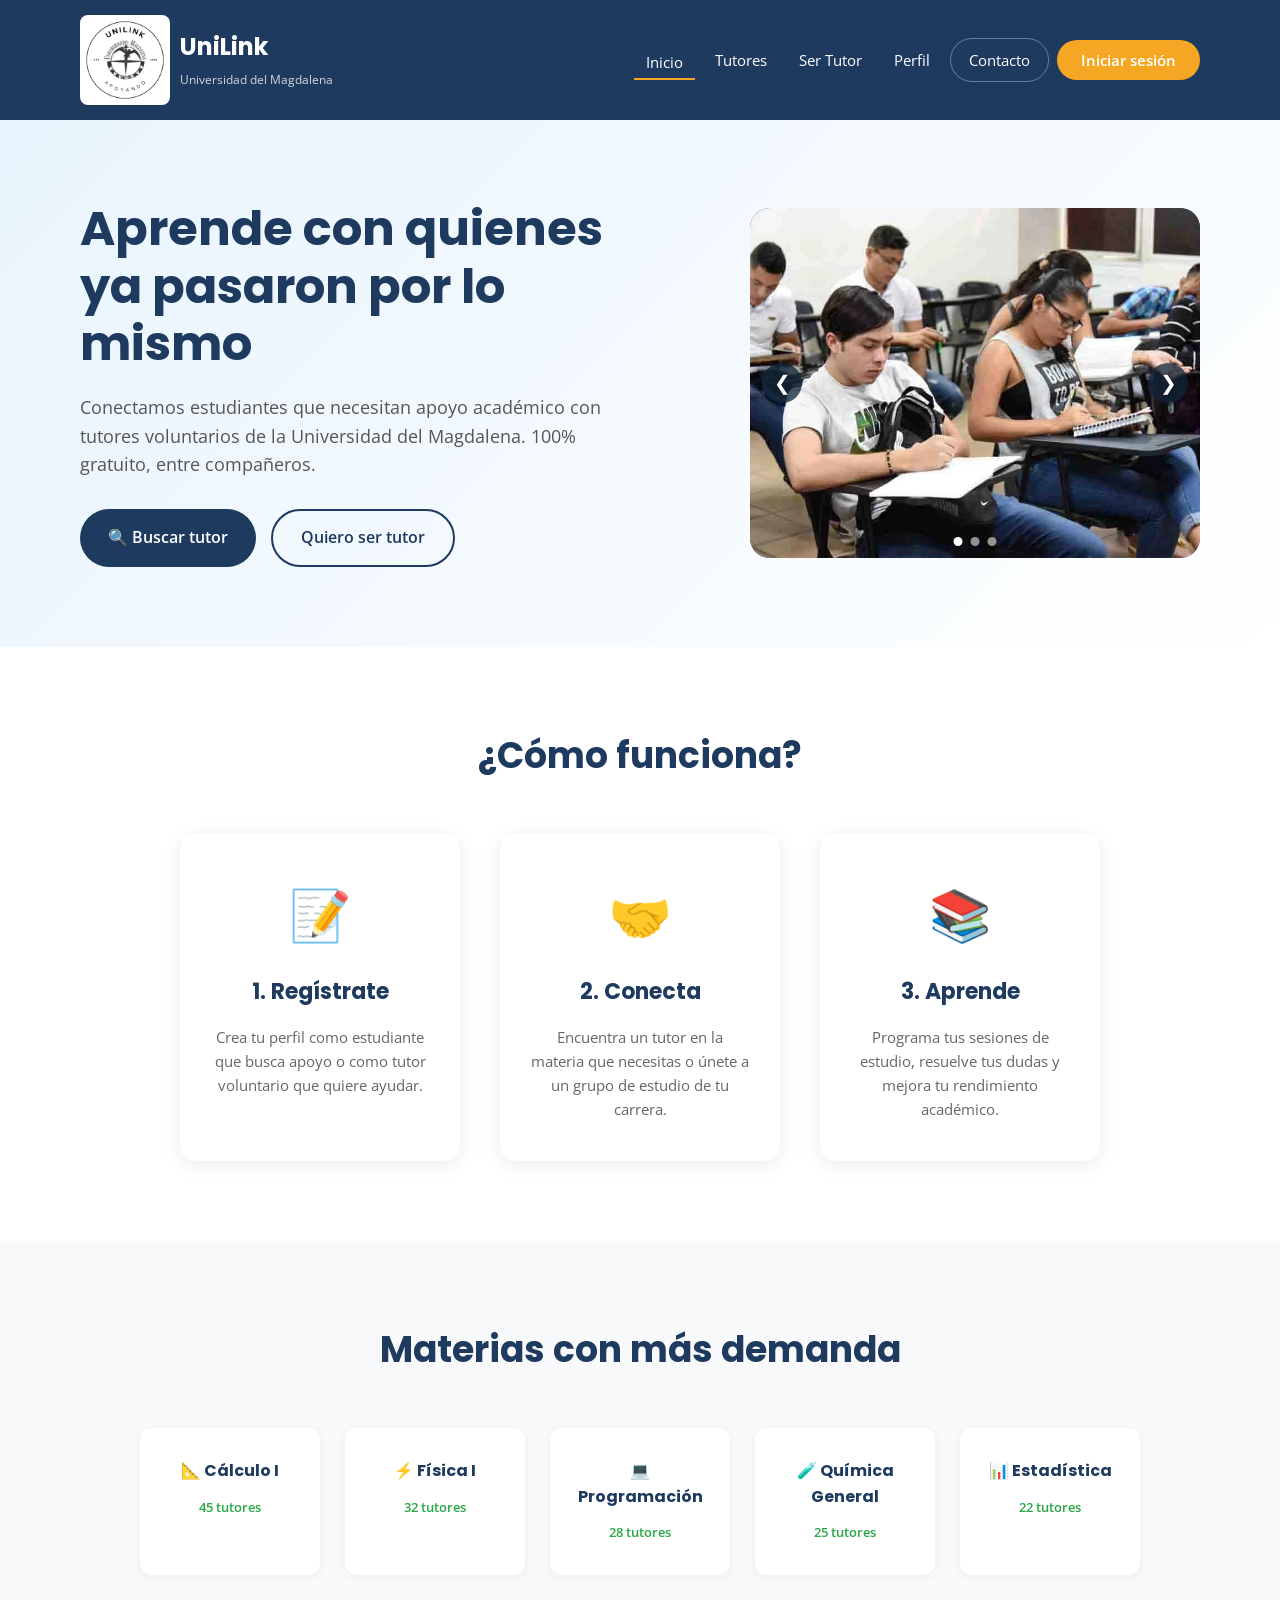
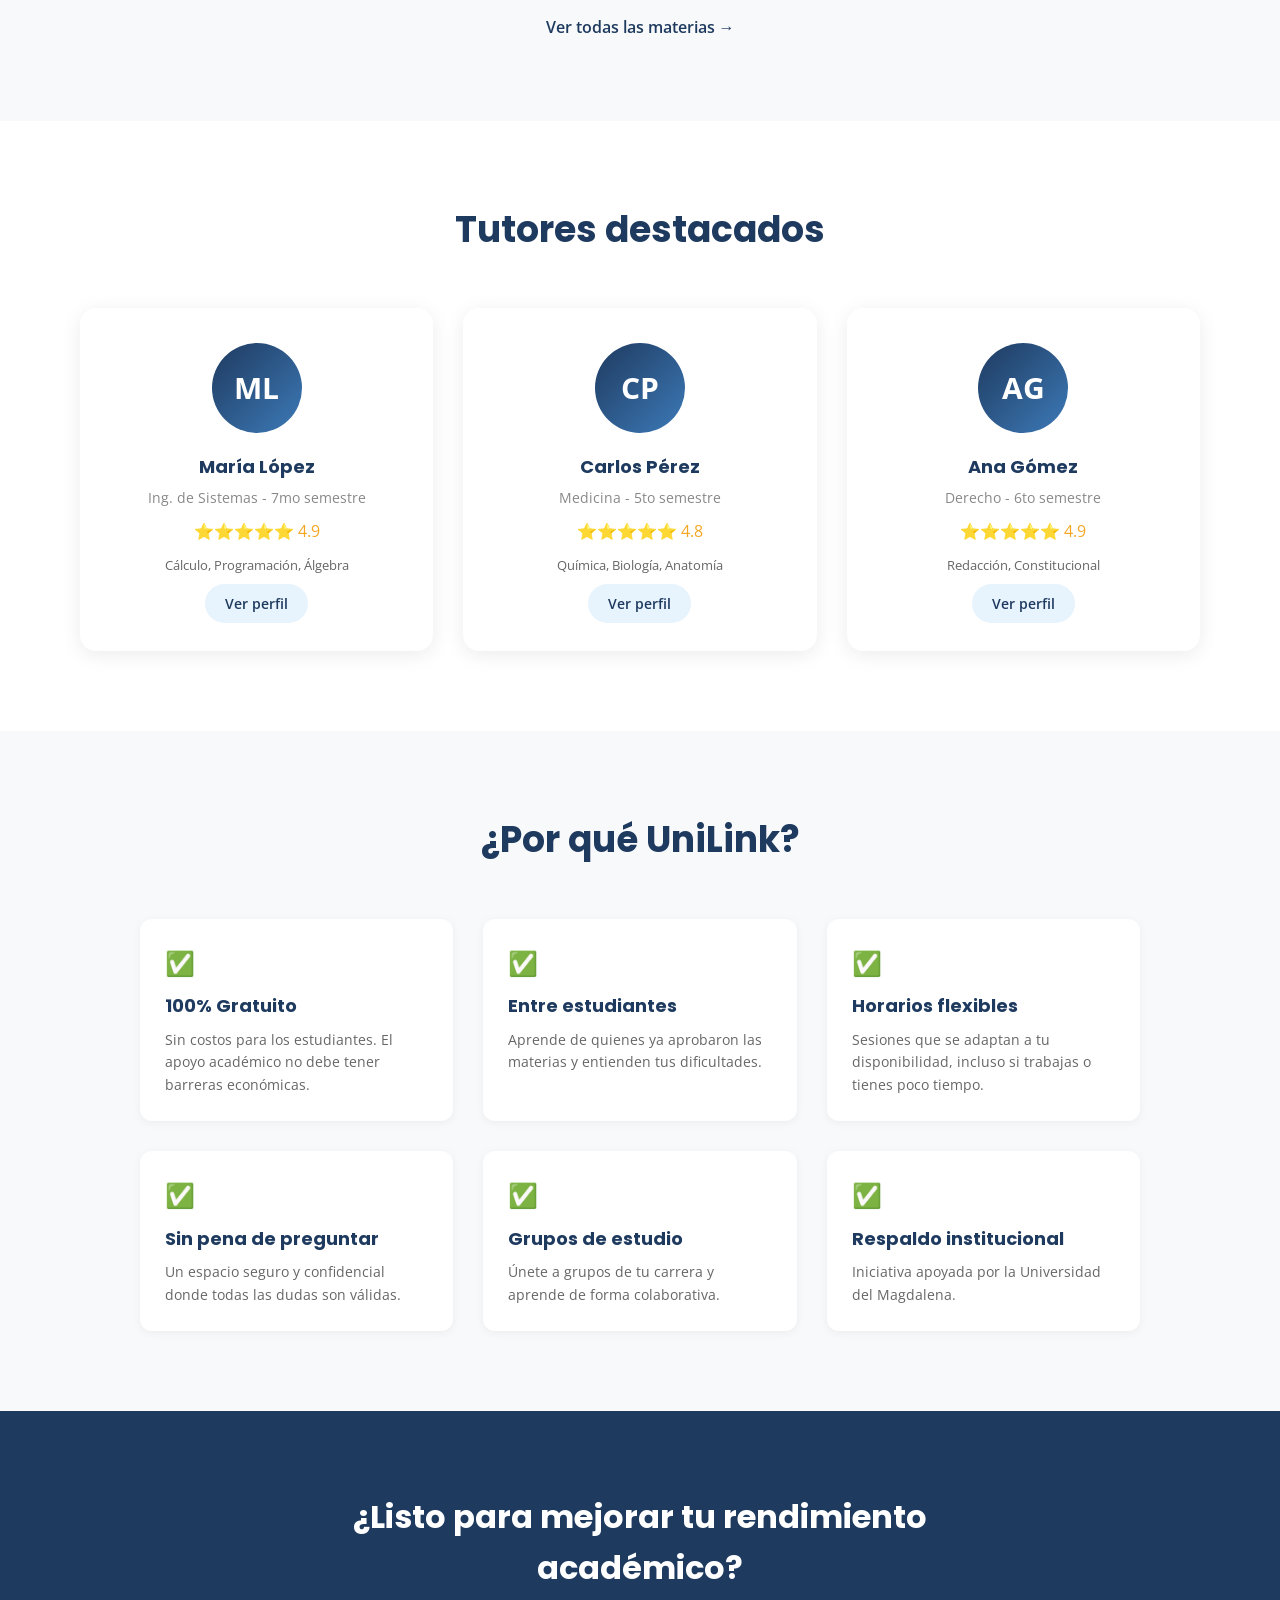
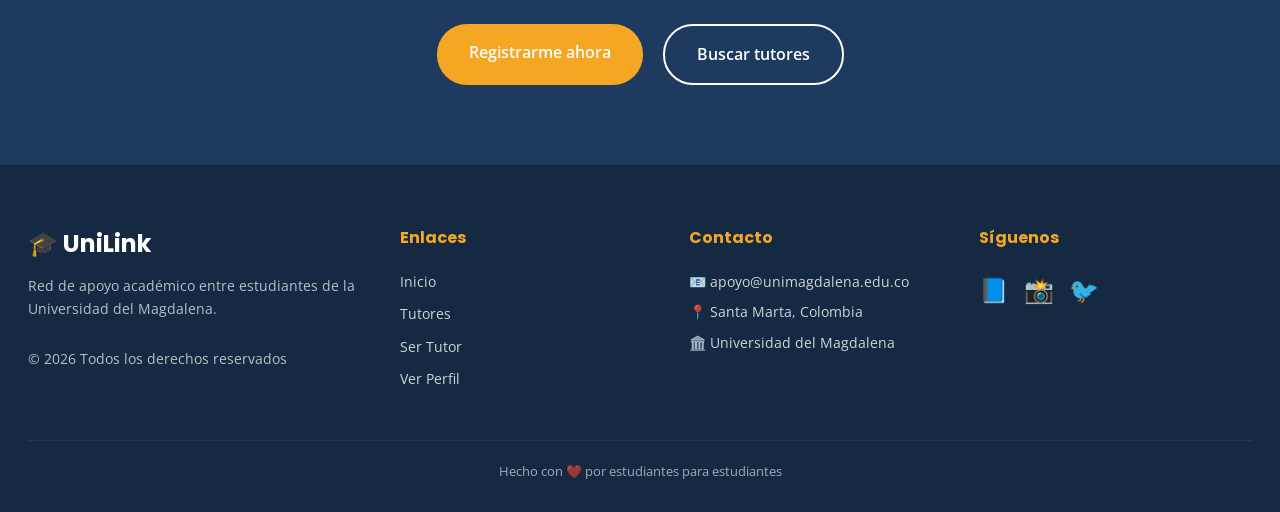
<file: html/index.html>
<!DOCTYPE html>
<html lang="es">
<head>
    <meta charset="UTF-8">
    <meta name="viewport" content="width=device-width, initial-scale=1.0">
    <title>UniLink - Inicio</title>
    <link rel="icon" type="image/png" href="../img/LogoProyecto.png">
    <link href="https://fonts.googleapis.com/css2?family=Poppins:wght@400;600;700&family=Open+Sans:wght@400;600&display=swap" rel="stylesheet">
    <link rel="stylesheet" href="../css/styles.css">
</head>
<body>

    <header>
        <div class="logo">
            <a href="index.html" class="logo" style="text-decoration:none;color:white;display:flex;align-items:center;gap:10px">
                <img src="../img/LogoProyecto.png" alt="Logo UniLink" class="logo-icon logo-icon-img">
                <div class="logo-text">
                    <h1>UniLink</h1>
                    <span>Universidad del Magdalena</span>
                </div>
            </a>
        </div>
        <nav>
            <a href="index.html" class="active">Inicio</a>
            <a href="tutores.html">Tutores</a>
            <a href="ser-tutor.html">Ser Tutor</a>
            <a href="perfil-tutor.html">Perfil</a>
            <a href="index.html#contacto" class="btn-contacto">Contacto</a>
            <button type="button" class="btn-login" data-open-auth>Iniciar sesión</button>
        </nav>
    </header>

    <div class="modal-overlay hidden" id="authModalOverlay" role="dialog" aria-modal="true" aria-labelledby="authModalTitle">
        <div class="modal auth-modal">
            <button class="modal-close" type="button" data-close-auth aria-label="Cerrar">✕</button>

            <section class="auth-view" data-auth-view="login">
                <h3 id="authModalTitle">Iniciar sesión</h3>
                <p class="auth-subtitle">Accede con tu correo y contraseña para continuar.</p>
                <form id="loginForm" class="auth-form">
                    <div class="form-group">
                        <label for="loginEmail">Correo institucional *</label>
                        <input id="loginEmail" type="email" placeholder="nombre@unimagdalena.edu.co" required>
                    </div>
                    <div class="form-group">
                        <label for="loginPassword">Contraseña *</label>
                        <input id="loginPassword" type="password" minlength="6" placeholder="Ingresa tu contraseña" required>
                    </div>
                    <button type="submit" class="btn-submit">Entrar</button>
                </form>
                <div class="auth-links">
                    <button type="button" class="auth-link" data-auth-target="recover">¿Olvidaste tu contraseña?</button>
                    <button type="button" class="auth-link" data-auth-target="register">Crear cuenta</button>
                </div>
            </section>

            <section class="auth-view hidden" data-auth-view="register">
                <h3>Crear cuenta</h3>
                <p class="auth-subtitle">Regístrate para buscar tutorías o brindar apoyo académico.</p>
                <form id="registerForm" class="auth-form">
                    <div class="form-group">
                        <label for="registerName">Nombre completo *</label>
                        <input id="registerName" type="text" placeholder="Tu nombre completo" required>
                    </div>
                    <div class="form-group">
                        <label for="registerEmail">Correo *</label>
                        <input id="registerEmail" type="email" placeholder="nombre@unimagdalena.edu.co" required>
                    </div>
                    <div class="form-group">
                        <label for="registerPassword">Contraseña *</label>
                        <input id="registerPassword" type="password" minlength="6" placeholder="Mínimo 6 caracteres" required>
                    </div>
                    <button type="submit" class="btn-submit">Registrarme</button>
                </form>
                <div class="auth-links auth-links-single">
                    <button type="button" class="auth-link" data-auth-target="login">Ya tengo cuenta</button>
                </div>
            </section>

            <section class="auth-view hidden" data-auth-view="recover">
                <h3>Recuperar contraseña</h3>
                <p class="auth-subtitle">Te enviaremos un enlace de recuperación a tu correo.</p>
                <form id="recoverForm" class="auth-form">
                    <div class="form-group">
                        <label for="recoverEmail">Correo registrado *</label>
                        <input id="recoverEmail" type="email" placeholder="nombre@unimagdalena.edu.co" required>
                    </div>
                    <button type="submit" class="btn-submit">Enviar enlace</button>
                </form>
                <div class="auth-links auth-links-single">
                    <button type="button" class="auth-link" data-auth-target="login">Volver al inicio de sesión</button>
                </div>
            </section>
        </div>
    </div>

    <!-- HERO -->
    <section class="hero">
        <div class="hero-content">
            <h2>Aprende con quienes ya pasaron por lo mismo</h2>
            <p>Conectamos estudiantes que necesitan apoyo académico con tutores voluntarios de la Universidad del Magdalena. 100% gratuito, entre compañeros.</p>
            <div class="hero-buttons">
                <a href="tutores.html" class="btn-primary">🔍 Buscar tutor</a>
                <a href="ser-tutor.html" class="btn-secondary">Quiero ser tutor</a>
            </div>
        </div>
        <div class="hero-image" id="heroCarousel">
            <button class="carousel-btn carousel-prev" type="button" aria-label="Imagen anterior">&#10094;</button>
            <img src="../img/estudianteUnimag.webp" alt="Estudiantes UniLink" class="hero-slide is-active">
            <img src="../img/estudianteUnimag2.webp" alt="Tutoria entre estudiantes" class="hero-slide">
            <img src="../img/estudianteUnimag3.jpg" alt="Estudiantes Universidad del Magdalena" class="hero-slide">
            <button class="carousel-btn carousel-next" type="button" aria-label="Imagen siguiente">&#10095;</button>
            <div class="carousel-dots" aria-hidden="true">
                <span class="carousel-dot is-active"></span>
                <span class="carousel-dot"></span>
                <span class="carousel-dot"></span>
            </div>
        </div>
    </section>

    <!-- COMO FUNCIONA -->
    <section class="como-funciona">
        <h2>¿Cómo funciona?</h2>
        <div class="pasos-container">
            <div class="paso-card">
                <div class="paso-icon">📝</div>
                <h3>1. Regístrate</h3>
                <p>Crea tu perfil como estudiante que busca apoyo o como tutor voluntario que quiere ayudar.</p>
            </div>
            <div class="paso-card">
                <div class="paso-icon">🤝</div>
                <h3>2. Conecta</h3>
                <p>Encuentra un tutor en la materia que necesitas o únete a un grupo de estudio de tu carrera.</p>
            </div>
            <div class="paso-card">
                <div class="paso-icon">📚</div>
                <h3>3. Aprende</h3>
                <p>Programa tus sesiones de estudio, resuelve tus dudas y mejora tu rendimiento académico.</p>
            </div>
        </div>
    </section>

    <!-- MATERIAS -->
    <section class="materias">
        <h2>Materias con más demanda</h2>
        <div class="materias-grid">
            <div class="materia-card" onclick="location.href='tutores.html?materia=calculo'">
                <h4>📐 Cálculo I</h4>
                <span>45 tutores</span>
            </div>
            <div class="materia-card" onclick="location.href='tutores.html?materia=fisica'">
                <h4>⚡ Física I</h4>
                <span>32 tutores</span>
            </div>
            <div class="materia-card" onclick="location.href='tutores.html?materia=programacion'">
                <h4>💻 Programación</h4>
                <span>28 tutores</span>
            </div>
            <div class="materia-card" onclick="location.href='tutores.html?materia=quimica'">
                <h4>🧪 Química General</h4>
                <span>25 tutores</span>
            </div>
            <div class="materia-card" onclick="location.href='tutores.html?materia=estadistica'">
                <h4>📊 Estadística</h4>
                <span>22 tutores</span>
            </div>
        </div>
        <a href="tutores.html" class="ver-todas">Ver todas las materias →</a>
    </section>

    <!-- TUTORES DESTACADOS -->
    <section class="tutores">
        <h2>Tutores destacados</h2>
        <div class="tutores-grid">
            <div class="tutor-card">
                <div class="tutor-avatar">ML</div>
                <h4>María López</h4>
                <p class="carrera">Ing. de Sistemas - 7mo semestre</p>
                <p class="rating">⭐⭐⭐⭐⭐ 4.9</p>
                <p class="materias-tutor">Cálculo, Programación, Álgebra</p>
                <a href="perfil-tutor.html?id=1" class="btn-perfil">Ver perfil</a>
            </div>
            <div class="tutor-card">
                <div class="tutor-avatar">CP</div>
                <h4>Carlos Pérez</h4>
                <p class="carrera">Medicina - 5to semestre</p>
                <p class="rating">⭐⭐⭐⭐⭐ 4.8</p>
                <p class="materias-tutor">Química, Biología, Anatomía</p>
                <a href="perfil-tutor.html?id=2" class="btn-perfil">Ver perfil</a>
            </div>
            <div class="tutor-card">
                <div class="tutor-avatar">AG</div>
                <h4>Ana Gómez</h4>
                <p class="carrera">Derecho - 6to semestre</p>
                <p class="rating">⭐⭐⭐⭐⭐ 4.9</p>
                <p class="materias-tutor">Redacción, Constitucional</p>
                <a href="perfil-tutor.html?id=3" class="btn-perfil">Ver perfil</a>
            </div>
        </div>
    </section>

    <!-- BENEFICIOS -->
    <section class="beneficios">
        <h2>¿Por qué UniLink?</h2>
        <div class="beneficios-grid">
            <div class="beneficio-item">
                <div class="check">✅</div>
                <h4>100% Gratuito</h4>
                <p>Sin costos para los estudiantes. El apoyo académico no debe tener barreras económicas.</p>
            </div>
            <div class="beneficio-item">
                <div class="check">✅</div>
                <h4>Entre estudiantes</h4>
                <p>Aprende de quienes ya aprobaron las materias y entienden tus dificultades.</p>
            </div>
            <div class="beneficio-item">
                <div class="check">✅</div>
                <h4>Horarios flexibles</h4>
                <p>Sesiones que se adaptan a tu disponibilidad, incluso si trabajas o tienes poco tiempo.</p>
            </div>
            <div class="beneficio-item">
                <div class="check">✅</div>
                <h4>Sin pena de preguntar</h4>
                <p>Un espacio seguro y confidencial donde todas las dudas son válidas.</p>
            </div>
            <div class="beneficio-item">
                <div class="check">✅</div>
                <h4>Grupos de estudio</h4>
                <p>Únete a grupos de tu carrera y aprende de forma colaborativa.</p>
            </div>
            <div class="beneficio-item">
                <div class="check">✅</div>
                <h4>Respaldo institucional</h4>
                <p>Iniciativa apoyada por la Universidad del Magdalena.</p>
            </div>
        </div>
    </section>

    <!-- CTA -->
    <section class="cta">
        <div class="cta-box">
            <h2>¿Listo para mejorar tu rendimiento académico?</h2>
            <div class="cta-buttons">
                <a href="ser-tutor.html" class="btn-cta-primary">Registrarme ahora</a>
                <a href="tutores.html" class="btn-cta-secondary">Buscar tutores</a>
            </div>
        </div>
    </section>

    <!-- FOOTER -->
    <footer id="contacto">
        <div class="footer-content">
            <div class="footer-brand">
                <h3>🎓 UniLink</h3>
                <p>Red de apoyo académico entre estudiantes de la Universidad del Magdalena.</p>
                <br>
                <p>© 2026 Todos los derechos reservados</p>
            </div>
            <div class="footer-section">
                <h4>Enlaces</h4>
                <a href="index.html">Inicio</a>
                <a href="tutores.html">Tutores</a>
                <a href="ser-tutor.html">Ser Tutor</a>
                <a href="perfil-tutor.html">Ver Perfil</a>
            </div>
            <div class="footer-section">
                <h4>Contacto</h4>
                <p>📧 apoyo@unimagdalena.edu.co</p>
                <p>📍 Santa Marta, Colombia</p>
                <p>🏛️ Universidad del Magdalena</p>
            </div>
            <div class="footer-section">
                <h4>Síguenos</h4>
                <div class="social-icons">
                    <span title="Facebook">📘</span>
                    <span title="Instagram">📸</span>
                    <span title="Twitter">🐦</span>
                </div>
            </div>
        </div>
        <div class="footer-bottom">
            <p>Hecho con ❤️ por estudiantes para estudiantes</p>
        </div>
    </footer>

    <script src="../js/script.js"></script>
</body>
</html>
</file>
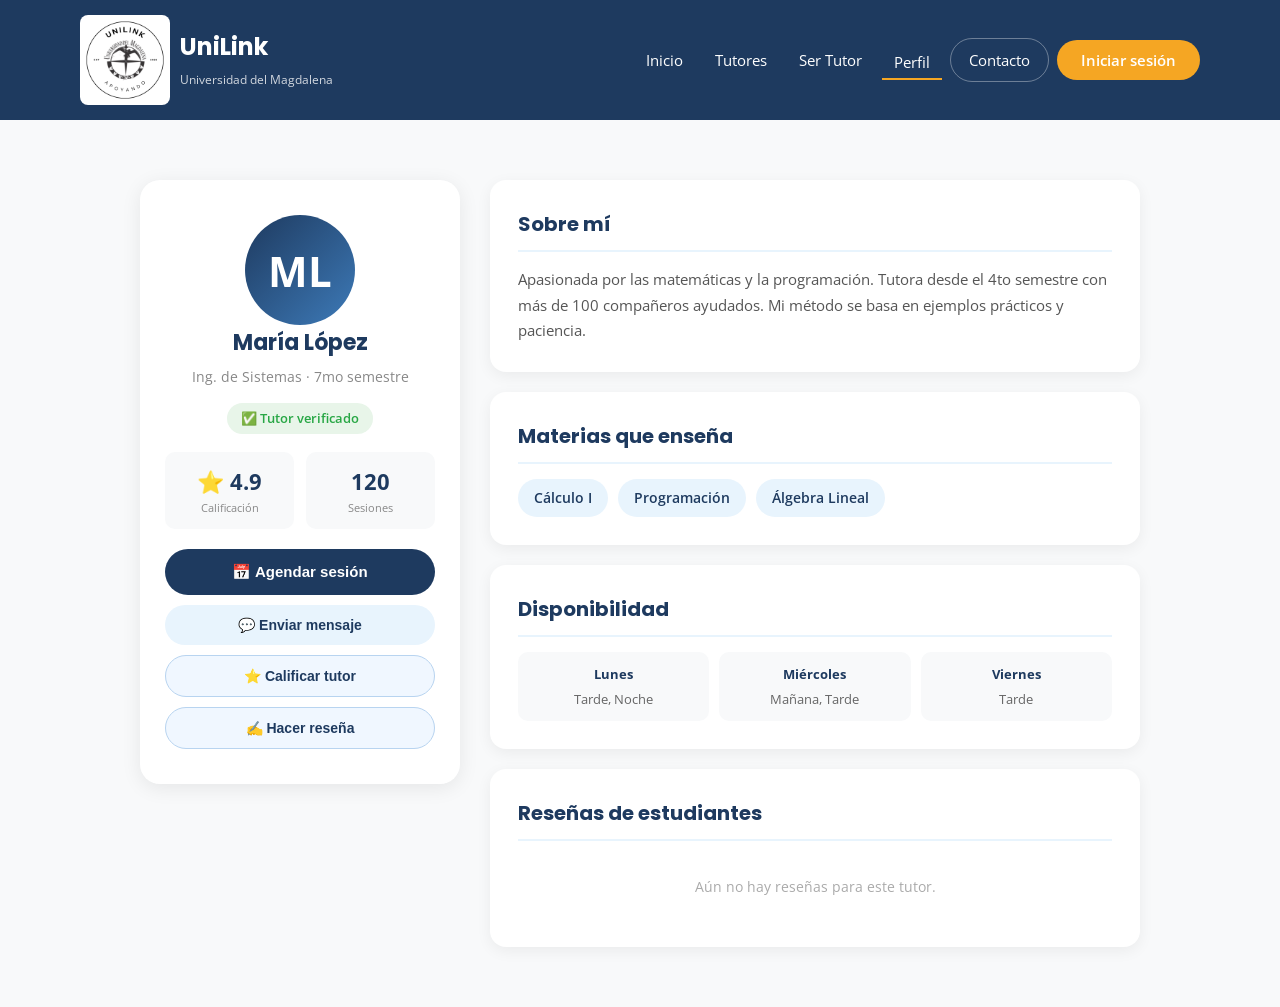
<file: html/perfil-tutor.html>
<!DOCTYPE html>
<html lang="es">
<head>
	<meta charset="UTF-8">
	<meta name="viewport" content="width=device-width, initial-scale=1.0">
	<title>Perfil Tutor - UniLink</title>
	<link rel="icon" type="image/png" href="../img/LogoProyecto.png">
	<link href="https://fonts.googleapis.com/css2?family=Poppins:wght@400;600;700&family=Open+Sans:wght@400;600&display=swap" rel="stylesheet">
	<link rel="stylesheet" href="../css/styles.css">
</head>
<body>

	<header>
		<div class="logo">
			<a href="index.html" style="text-decoration:none;color:white;display:flex;align-items:center;gap:10px">
				<img src="../img/LogoProyecto.png" alt="Logo UniLink" class="logo-icon logo-icon-img">
				<div class="logo-text">
					<h1>UniLink</h1>
					<span>Universidad del Magdalena</span>
				</div>
			</a>
		</div>
		<nav>
			<a href="index.html">Inicio</a>
			<a href="tutores.html">Tutores</a>
			<a href="ser-tutor.html">Ser Tutor</a>
			<a href="perfil-tutor.html" class="active">Perfil</a>
			<a href="index.html#contacto" class="btn-contacto">Contacto</a>
			<button type="button" class="btn-login" data-open-auth>Iniciar sesión</button>
		</nav>
	</header>

	<div class="modal-overlay hidden" id="authModalOverlay" role="dialog" aria-modal="true" aria-labelledby="authModalTitle">
		<div class="modal auth-modal">
			<button class="modal-close" type="button" data-close-auth aria-label="Cerrar">✕</button>

			<section class="auth-view" data-auth-view="login">
				<h3 id="authModalTitle">Iniciar sesión</h3>
				<p class="auth-subtitle">Accede con tu correo y contraseña para continuar.</p>
				<form id="loginForm" class="auth-form">
					<div class="form-group">
						<label for="loginEmail">Correo institucional *</label>
						<input id="loginEmail" type="email" placeholder="nombre@unimagdalena.edu.co" required>
					</div>
					<div class="form-group">
						<label for="loginPassword">Contraseña *</label>
						<input id="loginPassword" type="password" minlength="6" placeholder="Ingresa tu contraseña" required>
					</div>
					<button type="submit" class="btn-submit">Entrar</button>
				</form>
				<div class="auth-links">
					<button type="button" class="auth-link" data-auth-target="recover">¿Olvidaste tu contraseña?</button>
					<button type="button" class="auth-link" data-auth-target="register">Crear cuenta</button>
				</div>
			</section>

			<section class="auth-view hidden" data-auth-view="register">
				<h3>Crear cuenta</h3>
				<p class="auth-subtitle">Regístrate para buscar tutorías o brindar apoyo académico.</p>
				<form id="registerForm" class="auth-form">
					<div class="form-group">
						<label for="registerName">Nombre completo *</label>
						<input id="registerName" type="text" placeholder="Tu nombre completo" required>
					</div>
					<div class="form-group">
						<label for="registerEmail">Correo *</label>
						<input id="registerEmail" type="email" placeholder="nombre@unimagdalena.edu.co" required>
					</div>
					<div class="form-group">
						<label for="registerPassword">Contraseña *</label>
						<input id="registerPassword" type="password" minlength="6" placeholder="Mínimo 6 caracteres" required>
					</div>
					<button type="submit" class="btn-submit">Registrarme</button>
				</form>
				<div class="auth-links auth-links-single">
					<button type="button" class="auth-link" data-auth-target="login">Ya tengo cuenta</button>
				</div>
			</section>

			<section class="auth-view hidden" data-auth-view="recover">
				<h3>Recuperar contraseña</h3>
				<p class="auth-subtitle">Te enviaremos un enlace de recuperación a tu correo.</p>
				<form id="recoverForm" class="auth-form">
					<div class="form-group">
						<label for="recoverEmail">Correo registrado *</label>
						<input id="recoverEmail" type="email" placeholder="nombre@unimagdalena.edu.co" required>
					</div>
					<button type="submit" class="btn-submit">Enviar enlace</button>
				</form>
				<div class="auth-links auth-links-single">
					<button type="button" class="auth-link" data-auth-target="login">Volver al inicio de sesión</button>
				</div>
			</section>
		</div>
	</div>

	<section id="perfilPage" class="perfil-page"></section>

	<div class="modal-overlay hidden" id="modalAgendar">
		<div class="modal">
			<button class="modal-close" onclick="cerrarModal()">✕</button>
			<h3>📅 Agendar sesión con <span id="modalNombreTutor"></span></h3>
			<form onsubmit="confirmarSesion(event)">
				<div class="form-group">
					<label>Tu nombre</label>
					<input type="text" required>
				</div>
				<div class="form-group">
					<label>Materia</label>
					<select id="modalMateriaSelect" required>
						<option value="">Selecciona materia</option>
					</select>
				</div>
				<div class="form-group">
					<label>Fecha</label>
					<input type="date" required>
				</div>
				<div class="form-group">
					<label>Hora</label>
					<input type="time" required>
				</div>
				<button type="submit" class="btn-submit">✅ Confirmar sesión</button>
			</form>
		</div>
	</div>

	<script src="../js/script.js"></script>
</body>
</html>
</file>
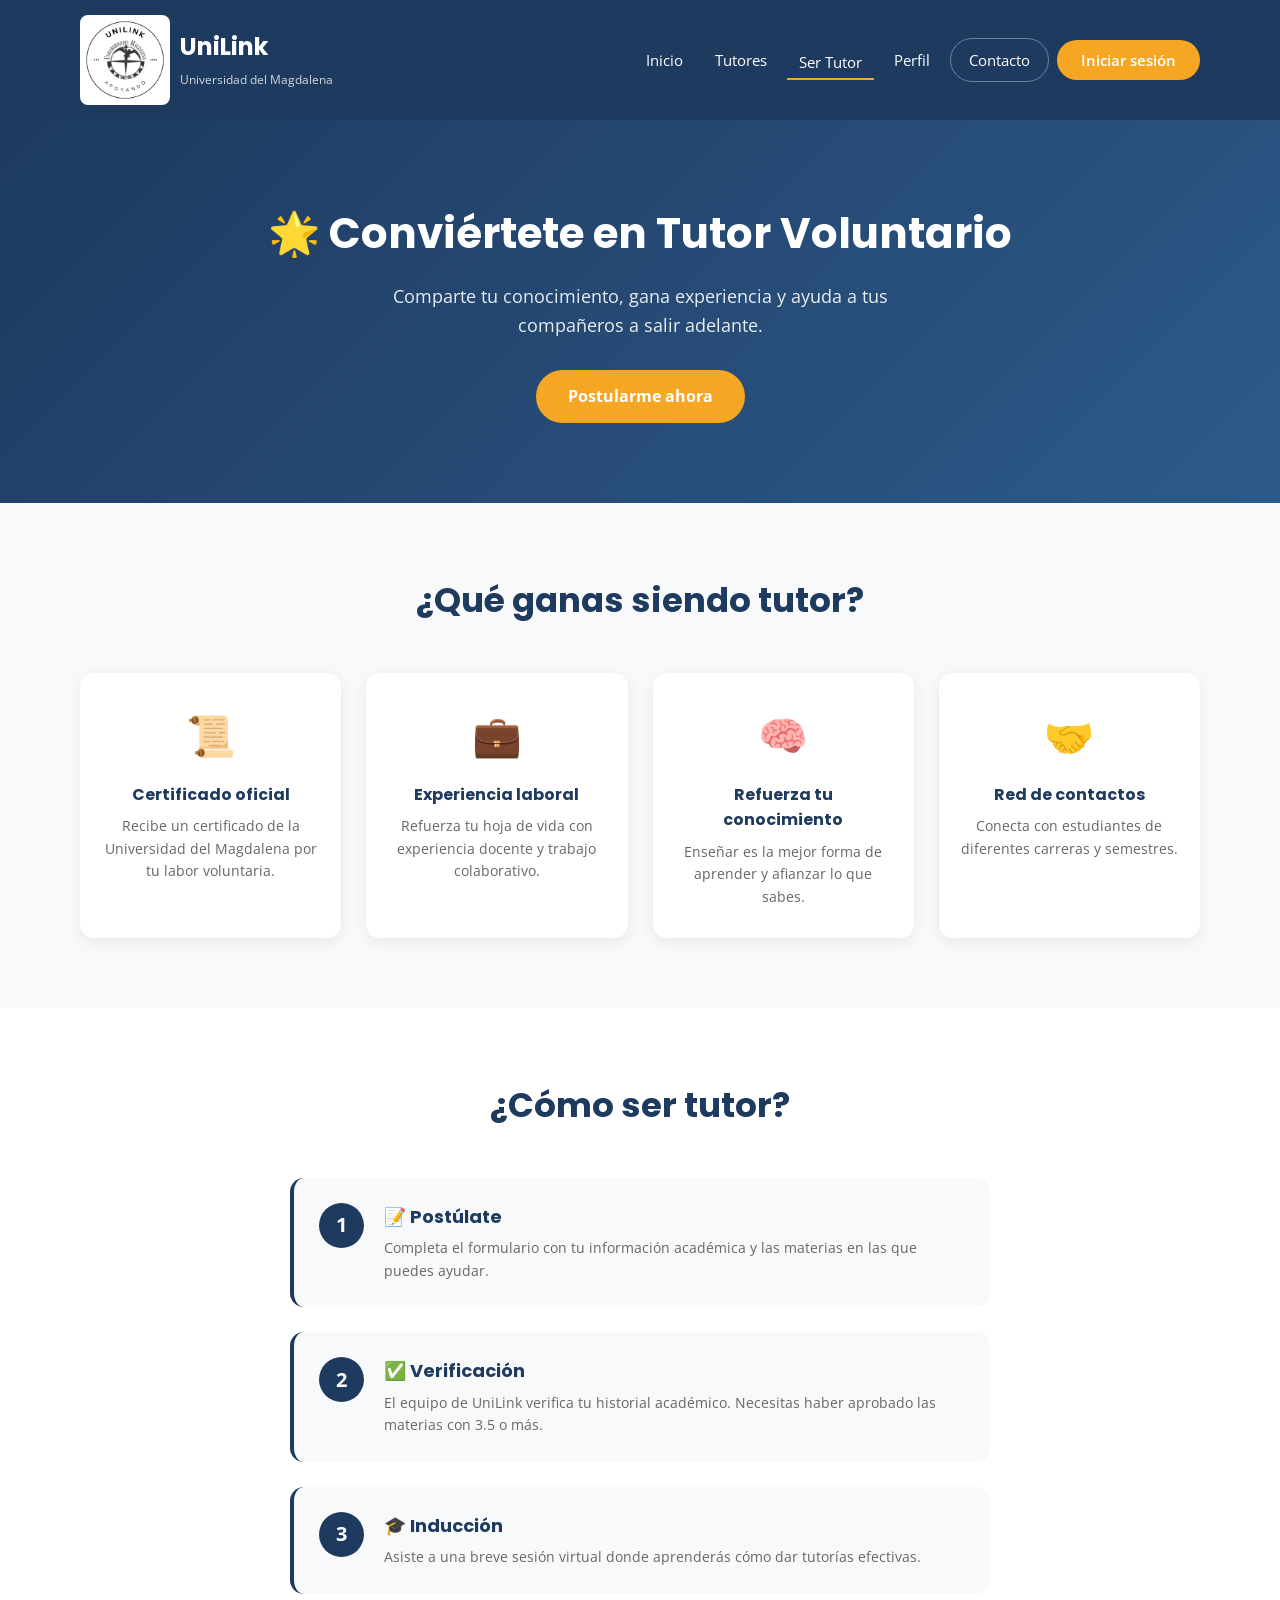
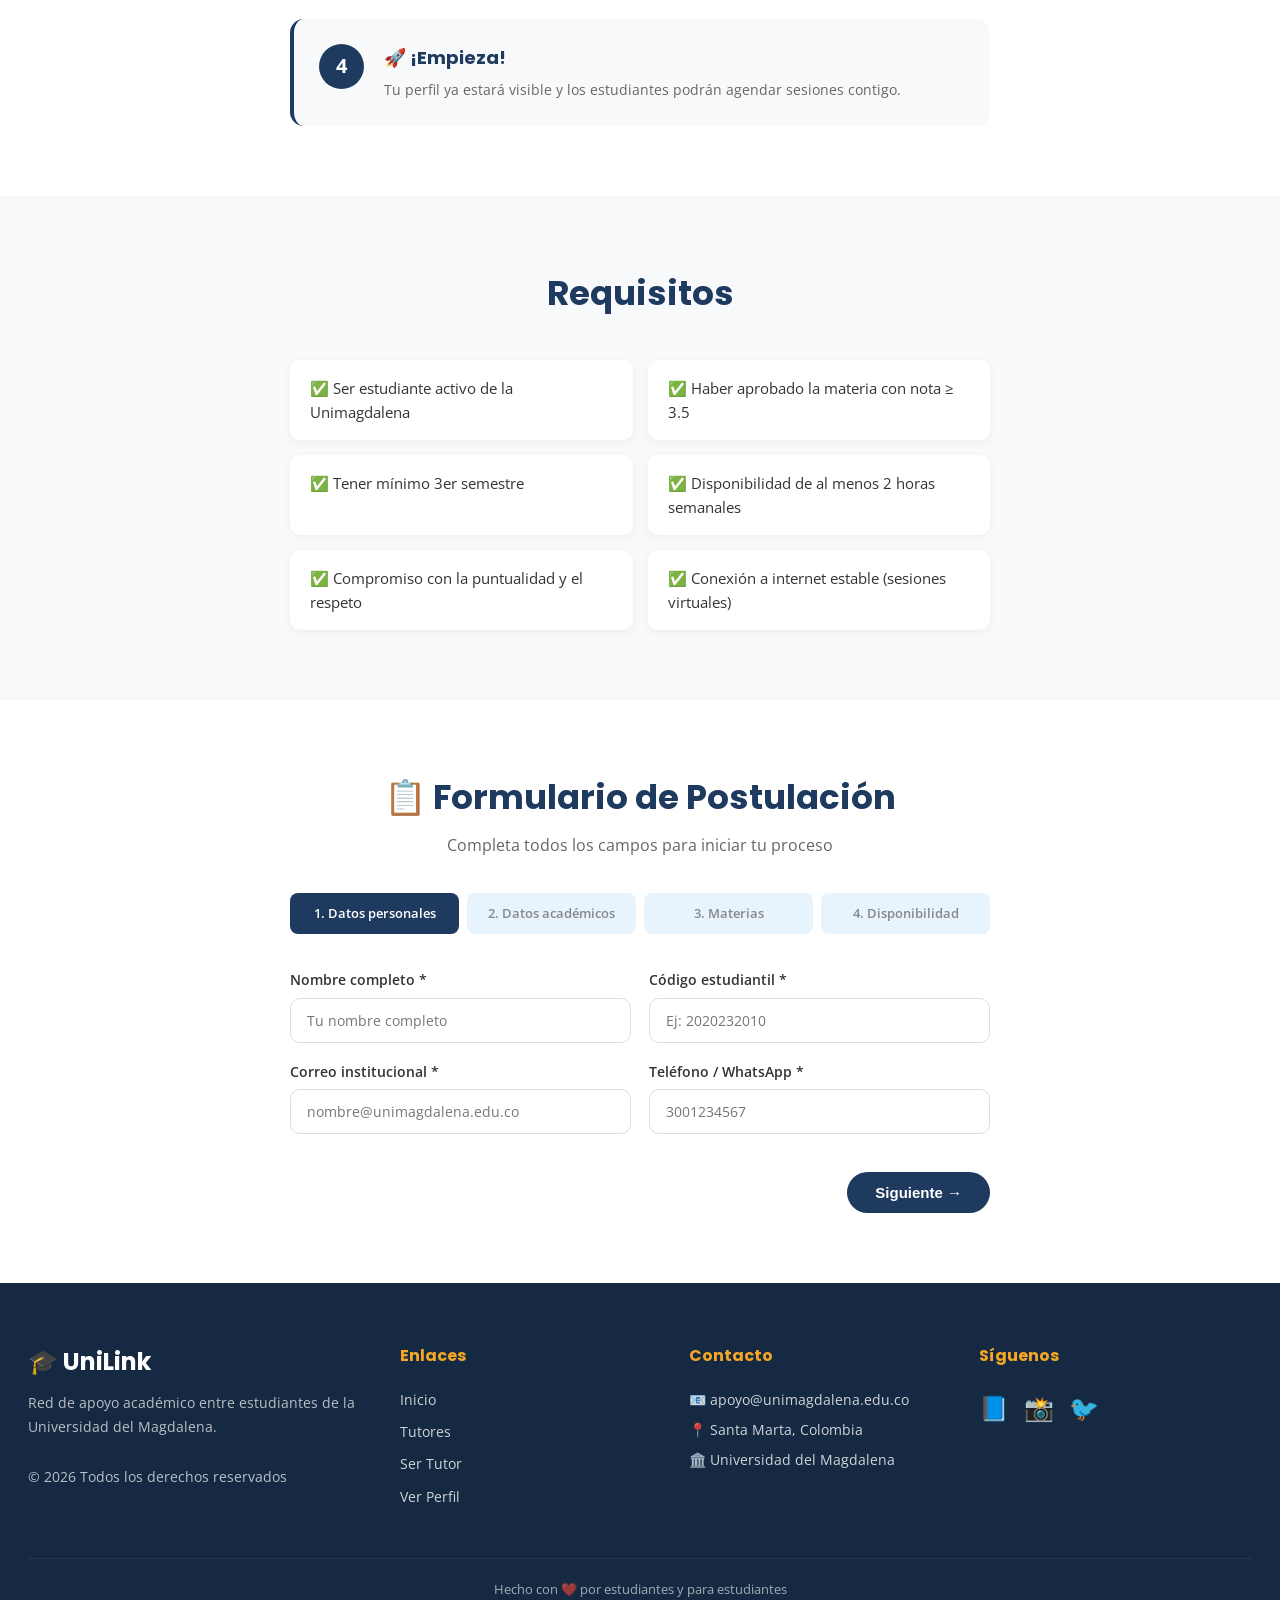
<file: html/ser-tutor.html>
<!DOCTYPE html>
<html lang="es">
<head>
    <meta charset="UTF-8">
    <meta name="viewport" content="width=device-width, initial-scale=1.0">
    <title>Ser Tutor - UniLink</title>
    <link rel="icon" type="image/png" href="../img/LogoProyecto.png">
    <link href="https://fonts.googleapis.com/css2?family=Poppins:wght@400;600;700&family=Open+Sans:wght@400;600&display=swap" rel="stylesheet">
    <link rel="stylesheet" href="../css/styles.css">
</head>
<body>

    <header>
        <div class="logo">
            <a href="index.html" style="text-decoration:none;color:white;display:flex;align-items:center;gap:10px">
                <img src="../img/LogoProyecto.png" alt="Logo UniLink" class="logo-icon logo-icon-img">
                <div class="logo-text">
                    <h1>UniLink</h1>
                    <span>Universidad del Magdalena</span>
                </div>
            </a>
        </div>
        <nav>
            <a href="index.html">Inicio</a>
            <a href="tutores.html">Tutores</a>
            <a href="ser-tutor.html" class="active">Ser Tutor</a>
            <a href="perfil-tutor.html">Perfil</a>
            <a href="index.html#contacto" class="btn-contacto">Contacto</a>
            <button type="button" class="btn-login" data-open-auth>Iniciar sesión</button>
        </nav>
    </header>

    <div class="modal-overlay hidden" id="authModalOverlay" role="dialog" aria-modal="true" aria-labelledby="authModalTitle">
        <div class="modal auth-modal">
            <button class="modal-close" type="button" data-close-auth aria-label="Cerrar">✕</button>

            <section class="auth-view" data-auth-view="login">
                <h3 id="authModalTitle">Iniciar sesión</h3>
                <p class="auth-subtitle">Accede con tu correo y contraseña para continuar.</p>
                <form id="loginForm" class="auth-form">
                    <div class="form-group">
                        <label for="loginEmail">Correo institucional *</label>
                        <input id="loginEmail" type="email" placeholder="nombre@unimagdalena.edu.co" required>
                    </div>
                    <div class="form-group">
                        <label for="loginPassword">Contraseña *</label>
                        <input id="loginPassword" type="password" minlength="6" placeholder="Ingresa tu contraseña" required>
                    </div>
                    <button type="submit" class="btn-submit">Entrar</button>
                </form>
                <div class="auth-links">
                    <button type="button" class="auth-link" data-auth-target="recover">¿Olvidaste tu contraseña?</button>
                    <button type="button" class="auth-link" data-auth-target="register">Crear cuenta</button>
                </div>
            </section>

            <section class="auth-view hidden" data-auth-view="register">
                <h3>Crear cuenta</h3>
                <p class="auth-subtitle">Regístrate para buscar tutorías o brindar apoyo académico.</p>
                <form id="registerForm" class="auth-form">
                    <div class="form-group">
                        <label for="registerName">Nombre completo *</label>
                        <input id="registerName" type="text" placeholder="Tu nombre completo" required>
                    </div>
                    <div class="form-group">
                        <label for="registerEmail">Correo *</label>
                        <input id="registerEmail" type="email" placeholder="nombre@unimagdalena.edu.co" required>
                    </div>
                    <div class="form-group">
                        <label for="registerPassword">Contraseña *</label>
                        <input id="registerPassword" type="password" minlength="6" placeholder="Mínimo 6 caracteres" required>
                    </div>
                    <button type="submit" class="btn-submit">Registrarme</button>
                </form>
                <div class="auth-links auth-links-single">
                    <button type="button" class="auth-link" data-auth-target="login">Ya tengo cuenta</button>
                </div>
            </section>

            <section class="auth-view hidden" data-auth-view="recover">
                <h3>Recuperar contraseña</h3>
                <p class="auth-subtitle">Te enviaremos un enlace de recuperación a tu correo.</p>
                <form id="recoverForm" class="auth-form">
                    <div class="form-group">
                        <label for="recoverEmail">Correo registrado *</label>
                        <input id="recoverEmail" type="email" placeholder="nombre@unimagdalena.edu.co" required>
                    </div>
                    <button type="submit" class="btn-submit">Enviar enlace</button>
                </form>
                <div class="auth-links auth-links-single">
                    <button type="button" class="auth-link" data-auth-target="login">Volver al inicio de sesión</button>
                </div>
            </section>
        </div>
    </div>

    <!-- HERO -->
    <section class="tutor-hero">
        <h2>🌟 Conviértete en Tutor Voluntario</h2>
        <p>Comparte tu conocimiento, gana experiencia y ayuda a tus compañeros a salir adelante.</p>
        <a href="#postulacion" class="btn-primary">Postularme ahora</a>
    </section>

    <!-- BENEFICIOS DE SER TUTOR -->
    <section class="beneficios-tutor">
        <h2>¿Qué ganas siendo tutor?</h2>
        <div class="beneficios-tutor-grid">
            <div class="beneficio-tutor-card">
                <div class="bicon">📜</div>
                <h4>Certificado oficial</h4>
                <p>Recibe un certificado de la Universidad del Magdalena por tu labor voluntaria.</p>
            </div>
            <div class="beneficio-tutor-card">
                <div class="bicon">💼</div>
                <h4>Experiencia laboral</h4>
                <p>Refuerza tu hoja de vida con experiencia docente y trabajo colaborativo.</p>
            </div>
            <div class="beneficio-tutor-card">
                <div class="bicon">🧠</div>
                <h4>Refuerza tu conocimiento</h4>
                <p>Enseñar es la mejor forma de aprender y afianzar lo que sabes.</p>
            </div>
            <div class="beneficio-tutor-card">
                <div class="bicon">🤝</div>
                <h4>Red de contactos</h4>
                <p>Conecta con estudiantes de diferentes carreras y semestres.</p>
            </div>
        </div>
    </section>

    <!-- PASOS -->
    <section class="pasos-tutor">
        <h2>¿Cómo ser tutor?</h2>
        <div class="pasos-timeline">
            <div class="paso-timeline">
                <div class="paso-num">1</div>
                <div class="paso-info">
                    <h4>📝 Postúlate</h4>
                    <p>Completa el formulario con tu información académica y las materias en las que puedes ayudar.</p>
                </div>
            </div>
            <div class="paso-timeline">
                <div class="paso-num">2</div>
                <div class="paso-info">
                    <h4>✅ Verificación</h4>
                    <p>El equipo de UniLink verifica tu historial académico. Necesitas haber aprobado las materias con 3.5 o más.</p>
                </div>
            </div>
            <div class="paso-timeline">
                <div class="paso-num">3</div>
                <div class="paso-info">
                    <h4>🎓 Inducción</h4>
                    <p>Asiste a una breve sesión virtual donde aprenderás cómo dar tutorías efectivas.</p>
                </div>
            </div>
            <div class="paso-timeline">
                <div class="paso-num">4</div>
                <div class="paso-info">
                    <h4>🚀 ¡Empieza!</h4>
                    <p>Tu perfil ya estará visible y los estudiantes podrán agendar sesiones contigo.</p>
                </div>
            </div>
        </div>
    </section>

    <!-- REQUISITOS -->
    <section class="requisitos">
        <h2>Requisitos</h2>
        <div class="requisitos-grid">
            <div class="req-item">✅ Ser estudiante activo de la Unimagdalena</div>
            <div class="req-item">✅ Haber aprobado la materia con nota ≥ 3.5</div>
            <div class="req-item">✅ Tener mínimo 3er semestre</div>
            <div class="req-item">✅ Disponibilidad de al menos 2 horas semanales</div>
            <div class="req-item">✅ Compromiso con la puntualidad y el respeto</div>
            <div class="req-item">✅ Conexión a internet estable (sesiones virtuales)</div>
        </div>
    </section>

    <!-- FORMULARIO -->
    <section class="postulacion" id="postulacion">
        <div class="form-container">
            <h2>📋 Formulario de Postulación</h2>
            <p>Completa todos los campos para iniciar tu proceso</p>

            <div class="stepper">
                <div class="step active" id="stepTab1">1. Datos personales</div>
                <div class="step" id="stepTab2">2. Datos académicos</div>
                <div class="step" id="stepTab3">3. Materias</div>
                <div class="step" id="stepTab4">4. Disponibilidad</div>
            </div>

            <form id="postulacionForm" onsubmit="enviarPostulacion(event)">

                <!-- PASO 1 -->
                <div class="form-step" id="formStep1">
                    <div class="form-row">
                        <div class="form-group">
                            <label>Nombre completo *</label>
                            <input id="tutorNombre" type="text" placeholder="Tu nombre completo" required>
                        </div>
                        <div class="form-group">
                            <label>Código estudiantil *</label>
                            <input id="tutorCodigo" type="text" inputmode="numeric" maxlength="10" pattern="\d{1,10}" placeholder="Ej: 2020232010" required>
                        </div>
                    </div>
                    <div class="form-row">
                        <div class="form-group">
                            <label>Correo institucional *</label>
                            <input id="tutorCorreo" type="email" placeholder="nombre@unimagdalena.edu.co" required>
                        </div>
                        <div class="form-group">
                            <label>Teléfono / WhatsApp *</label>
                            <input id="tutorTelefono" type="tel" inputmode="numeric" maxlength="10" pattern="\d{1,10}" placeholder="3001234567" required>
                        </div>
                    </div>
                    <div class="step-buttons">
                        <button type="button" class="btn-next" onclick="nextStep(1)">Siguiente →</button>
                    </div>
                </div>

                <!-- PASO 2 -->
                <div class="form-step hidden" id="formStep2">
                    <div class="form-row">
                        <div class="form-group">
                            <label>Carrera *</label>
                            <select id="tutorCarrera" required>
                                <option value="">Selecciona tu carrera</option>
                                <option>Ingeniería de Sistemas</option>
                                <option>Ingeniería Civil</option>
                                <option>Medicina</option>
                                <option>Derecho</option>
                                <option>Administración de Empresas</option>
                                <option>Biología</option>
                                <option>Contaduría Pública</option>
                                <option>Psicología</option>
                                <option>Enfermería</option>
                                <option>Otra</option>
                            </select>
                        </div>
                        <div class="form-group">
                            <label>Semestre actual *</label>
                            <select id="tutorSemestre" required>
                                <option value="">Semestre</option>
                                <option>3er semestre</option>
                                <option>4to semestre</option>
                                <option>5to semestre</option>
                                <option>6to semestre</option>
                                <option>7mo semestre</option>
                                <option>8vo semestre</option>
                                <option>9no semestre</option>
                                <option>10mo semestre</option>
                            </select>
                        </div>
                    </div>
                    <div class="form-group">
                        <label>Promedio académico actual *</label>
                        <input id="tutorPromedio" type="number" step="1" min="350" max="500" placeholder="Ej: 420" required>
                    </div>
                    <div class="form-group">
                        <label>¿Por qué quieres ser tutor? *</label>
                        <textarea id="tutorMotivacion" rows="4" placeholder="Cuéntanos tu motivación..." required></textarea>
                    </div>
                    <div class="step-buttons">
                        <button type="button" class="btn-back" onclick="prevStep(2)">← Anterior</button>
                        <button type="button" class="btn-next" onclick="nextStep(2)">Siguiente →</button>
                    </div>
                </div>

                <!-- PASO 3 -->
                <div class="form-step hidden" id="formStep3">
                    <p class="step-desc">Selecciona las materias en las que puedes dar tutorías (máx. 5)</p>
                    <div class="materias-check-grid">
                        <label class="materia-check"><input type="checkbox" name="materiasTutor"> 📐 Cálculo I</label>
                        <label class="materia-check"><input type="checkbox" name="materiasTutor"> 📐 Cálculo II</label>
                        <label class="materia-check"><input type="checkbox" name="materiasTutor"> ⚡ Física I</label>
                        <label class="materia-check"><input type="checkbox" name="materiasTutor"> ⚡ Física II</label>
                        <label class="materia-check"><input type="checkbox" name="materiasTutor"> 💻 Programación</label>
                        <label class="materia-check"><input type="checkbox" name="materiasTutor"> 💻 Estructuras de Datos</label>
                        <label class="materia-check"><input type="checkbox" name="materiasTutor"> 🧪 Química General</label>
                        <label class="materia-check"><input type="checkbox" name="materiasTutor"> 📊 Estadística</label>
                        <label class="materia-check"><input type="checkbox" name="materiasTutor"> ➗ Álgebra Lineal</label>
                        <label class="materia-check"><input type="checkbox" name="materiasTutor"> 🔬 Biología</label>
                        <label class="materia-check"><input type="checkbox" name="materiasTutor"> 🫀 Anatomía</label>
                        <label class="materia-check"><input type="checkbox" name="materiasTutor"> ⚖️ Derecho Constitucional</label>
                    </div>
                    <div class="form-group" style="margin-top:20px">
                        <label>Otra materia (opcional)</label>
                        <input id="otraMateria" type="text" placeholder="Escribe el nombre de la materia">
                    </div>
                    <div class="step-buttons">
                        <button type="button" class="btn-back" onclick="prevStep(3)">← Anterior</button>
                        <button type="button" class="btn-next" onclick="nextStep(3)">Siguiente →</button>
                    </div>
                </div>

                <!-- PASO 4 -->
                <div class="form-step hidden" id="formStep4">
                    <p class="step-desc">Indica cuándo puedes dar tutorías</p>
                    <div class="disponibilidad-grid">
                        <div class="dia-card">
                            <h5>Lunes</h5>
                            <label><input type="checkbox" name="disponibilidadTutor"> Mañana</label>
                            <label><input type="checkbox" name="disponibilidadTutor"> Tarde</label>
                            <label><input type="checkbox" name="disponibilidadTutor"> Noche</label>
                        </div>
                        <div class="dia-card">
                            <h5>Martes</h5>
                            <label><input type="checkbox" name="disponibilidadTutor"> Mañana</label>
                            <label><input type="checkbox" name="disponibilidadTutor"> Tarde</label>
                            <label><input type="checkbox" name="disponibilidadTutor"> Noche</label>
                        </div>
                        <div class="dia-card">
                            <h5>Miércoles</h5>
                            <label><input type="checkbox" name="disponibilidadTutor"> Mañana</label>
                            <label><input type="checkbox" name="disponibilidadTutor"> Tarde</label>
                            <label><input type="checkbox" name="disponibilidadTutor"> Noche</label>
                        </div>
                        <div class="dia-card">
                            <h5>Jueves</h5>
                            <label><input type="checkbox" name="disponibilidadTutor"> Mañana</label>
                            <label><input type="checkbox" name="disponibilidadTutor"> Tarde</label>
                            <label><input type="checkbox" name="disponibilidadTutor"> Noche</label>
                        </div>
                        <div class="dia-card">
                            <h5>Viernes</h5>
                            <label><input type="checkbox" name="disponibilidadTutor"> Mañana</label>
                            <label><input type="checkbox" name="disponibilidadTutor"> Tarde</label>
                            <label><input type="checkbox" name="disponibilidadTutor"> Noche</label>
                        </div>
                        <div class="dia-card">
                            <h5>Sábado</h5>
                            <label><input type="checkbox" name="disponibilidadTutor"> Mañana</label>
                            <label><input type="checkbox" name="disponibilidadTutor"> Tarde</label>
                        </div>
                    </div>
                    <div class="form-group" style="margin-top:20px">
                        <label>Modalidad preferida</label>
                        <select id="tutorModalidad">
                            <option>Virtual (Meet/Zoom)</option>
                            <option>Presencial</option>
                            <option>Ambas modalidades</option>
                        </select>
                    </div>
                    <div class="form-group">
                        <label style="display:flex;align-items:center;gap:8px;font-weight:normal;cursor:pointer">
                            <input type="checkbox" style="width:auto" required>
                            Acepto los términos y condiciones de UniLink.
                        </label>
                    </div>
                    <div class="step-buttons">
                        <button type="button" class="btn-back" onclick="prevStep(4)">← Anterior</button>
                        <button type="submit" class="btn-submit">🚀 Enviar postulación</button>
                    </div>
                </div>

            </form>
        </div>
    </section>

    <!-- FOOTER -->
    <footer>
        <div class="footer-content">
            <div class="footer-brand">
                <h3>🎓 UniLink</h3>
                <p>Red de apoyo académico entre estudiantes de la Universidad del Magdalena.</p>
                <br>
                <p>© 2026 Todos los derechos reservados</p>
            </div>
            <div class="footer-section">
                <h4>Enlaces</h4>
                <a href="index.html">Inicio</a>
                <a href="tutores.html">Tutores</a>
                <a href="ser-tutor.html">Ser Tutor</a>
                <a href="perfil-tutor.html">Ver Perfil</a>
            </div>
            <div class="footer-section">
                <h4>Contacto</h4>
                <p>📧 apoyo@unimagdalena.edu.co</p>
                <p>📍 Santa Marta, Colombia</p>
                <p>🏛️ Universidad del Magdalena</p>
            </div>
            <div class="footer-section">
                <h4>Síguenos</h4>
                <div class="social-icons">
                    <span title="Facebook">📘</span>
                    <span title="Instagram">📸</span>
                    <span title="Twitter">🐦</span>
                </div>
            </div>
        </div>
        <div class="footer-bottom">
            <p>Hecho con ❤️ por estudiantes y para estudiantes</p>
        </div>
    </footer>

    <script src="../js/script.js"></script>
</body>
</html>
</file>
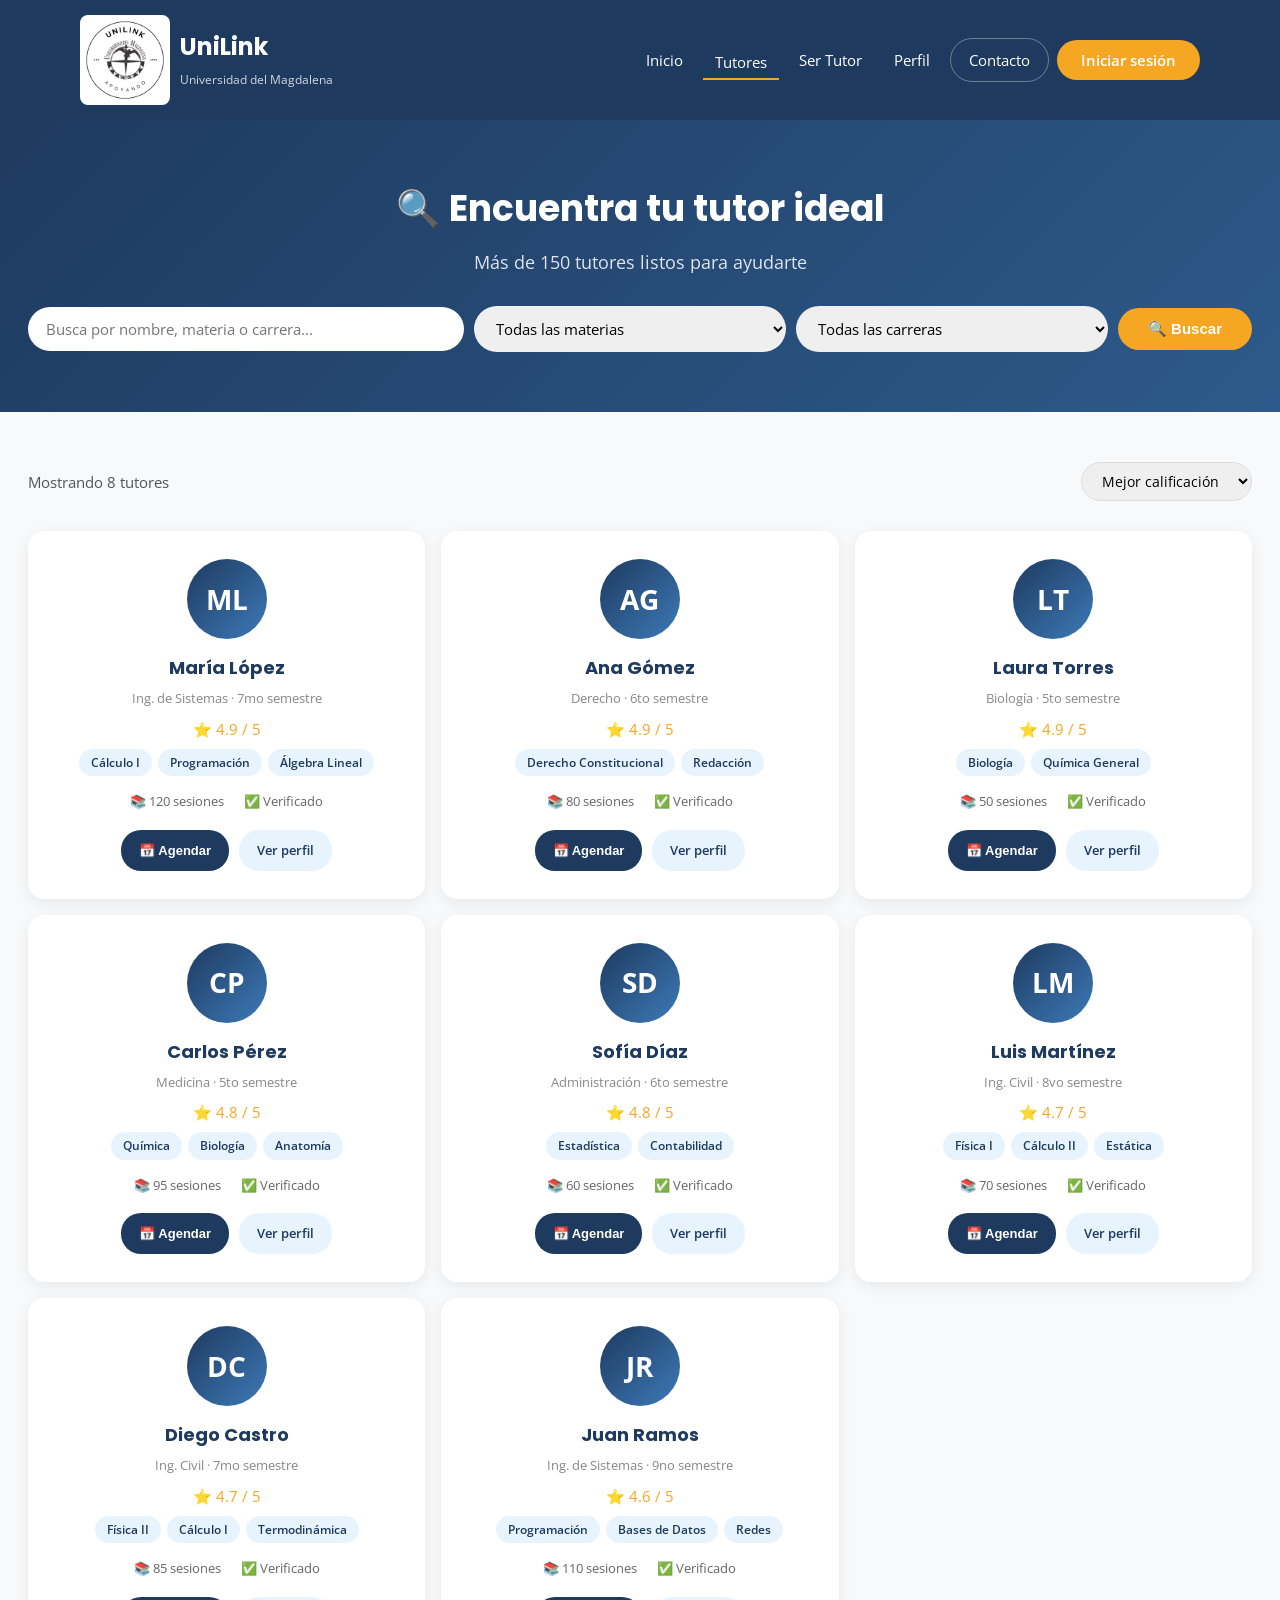
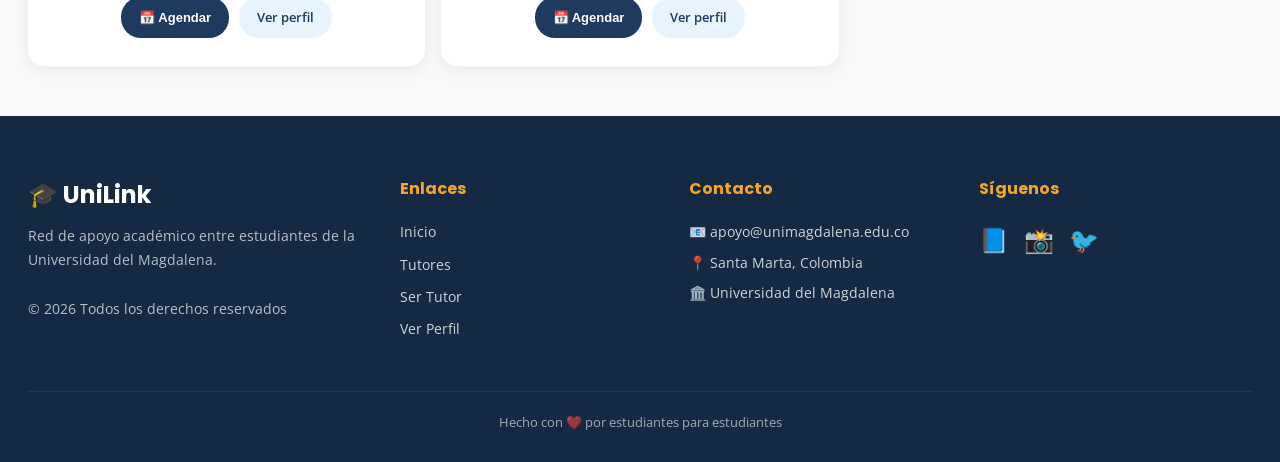
<file: html/tutores.html>
<!DOCTYPE html>
<html lang="es">
<head>
    <meta charset="UTF-8">
    <meta name="viewport" content="width=device-width, initial-scale=1.0">
    <title>Tutores - UniLink</title>
    <link rel="icon" type="image/png" href="../img/LogoProyecto.png">
    <link href="https://fonts.googleapis.com/css2?family=Poppins:wght@400;600;700&family=Open+Sans:wght@400;600&display=swap" rel="stylesheet">
    <link rel="stylesheet" href="../css/styles.css">
</head>
<body>

    <header>
        <div class="logo">
            <a href="index.html" style="text-decoration:none;color:white;display:flex;align-items:center;gap:10px">
                <img src="../img/LogoProyecto.png" alt="Logo UniLink" class="logo-icon logo-icon-img">
                <div class="logo-text">
                    <h1>UniLink</h1>
                    <span>Universidad del Magdalena</span>
                </div>
            </a>
        </div>
        <nav>
            <a href="index.html">Inicio</a>
            <a href="tutores.html" class="active">Tutores</a>
            <a href="ser-tutor.html">Ser Tutor</a>
            <a href="perfil-tutor.html">Perfil</a>
            <a href="index.html#contacto" class="btn-contacto">Contacto</a>
            <button type="button" class="btn-login" data-open-auth>Iniciar sesión</button>
        </nav>
    </header>

    <div class="modal-overlay hidden" id="authModalOverlay" role="dialog" aria-modal="true" aria-labelledby="authModalTitle">
        <div class="modal auth-modal">
            <button class="modal-close" type="button" data-close-auth aria-label="Cerrar">✕</button>

            <section class="auth-view" data-auth-view="login">
                <h3 id="authModalTitle">Iniciar sesión</h3>
                <p class="auth-subtitle">Accede con tu correo y contraseña para continuar.</p>
                <form id="loginForm" class="auth-form">
                    <div class="form-group">
                        <label for="loginEmail">Correo institucional *</label>
                        <input id="loginEmail" type="email" placeholder="nombre@unimagdalena.edu.co" required>
                    </div>
                    <div class="form-group">
                        <label for="loginPassword">Contraseña *</label>
                        <input id="loginPassword" type="password" minlength="6" placeholder="Ingresa tu contraseña" required>
                    </div>
                    <button type="submit" class="btn-submit">Entrar</button>
                </form>
                <div class="auth-links">
                    <button type="button" class="auth-link" data-auth-target="recover">¿Olvidaste tu contraseña?</button>
                    <button type="button" class="auth-link" data-auth-target="register">Crear cuenta</button>
                </div>
            </section>

            <section class="auth-view hidden" data-auth-view="register">
                <h3>Crear cuenta</h3>
                <p class="auth-subtitle">Regístrate para buscar tutorías o brindar apoyo académico.</p>
                <form id="registerForm" class="auth-form">
                    <div class="form-group">
                        <label for="registerName">Nombre completo *</label>
                        <input id="registerName" type="text" placeholder="Tu nombre completo" required>
                    </div>
                    <div class="form-group">
                        <label for="registerEmail">Correo *</label>
                        <input id="registerEmail" type="email" placeholder="nombre@unimagdalena.edu.co" required>
                    </div>
                    <div class="form-group">
                        <label for="registerPassword">Contraseña *</label>
                        <input id="registerPassword" type="password" minlength="6" placeholder="Mínimo 6 caracteres" required>
                    </div>
                    <button type="submit" class="btn-submit">Registrarme</button>
                </form>
                <div class="auth-links auth-links-single">
                    <button type="button" class="auth-link" data-auth-target="login">Ya tengo cuenta</button>
                </div>
            </section>

            <section class="auth-view hidden" data-auth-view="recover">
                <h3>Recuperar contraseña</h3>
                <p class="auth-subtitle">Te enviaremos un enlace de recuperación a tu correo.</p>
                <form id="recoverForm" class="auth-form">
                    <div class="form-group">
                        <label for="recoverEmail">Correo registrado *</label>
                        <input id="recoverEmail" type="email" placeholder="nombre@unimagdalena.edu.co" required>
                    </div>
                    <button type="submit" class="btn-submit">Enviar enlace</button>
                </form>
                <div class="auth-links auth-links-single">
                    <button type="button" class="auth-link" data-auth-target="login">Volver al inicio de sesión</button>
                </div>
            </section>
        </div>
    </div>

    <!-- BUSCADOR -->
    <section class="buscar-hero">
        <h2>🔍 Encuentra tu tutor ideal</h2>
        <p>Más de 150 tutores listos para ayudarte</p>
        <div class="buscador-bar">
            <input type="text" id="searchInput" placeholder="Busca por nombre, materia o carrera...">
            <select id="filterMateria">
                <option value="">Todas las materias</option>
                <option value="calculo">Cálculo</option>
                <option value="fisica">Física</option>
                <option value="programacion">Programación</option>
                <option value="quimica">Química</option>
                <option value="estadistica">Estadística</option>
                <option value="biologia">Biología</option>
                <option value="derecho">Derecho</option>
                <option value="algebra">Álgebra</option>
            </select>
            <select id="filterCarrera">
                <option value="">Todas las carreras</option>
                <option value="sistemas">Ing. de Sistemas</option>
                <option value="medicina">Medicina</option>
                <option value="derecho">Derecho</option>
                <option value="civil">Ing. Civil</option>
                <option value="administración">Administración</option>
                <option value="biología">Biología</option>
            </select>
            <button onclick="filtrarTutores()">🔍 Buscar</button>
        </div>
    </section>

    <!-- RESULTADOS -->
    <section class="tutores-page">
        <div class="resultados-header">
            <p id="resultadosCount">Cargando tutores...</p>
            <select id="sortBy" onchange="filtrarTutores()">
                <option value="rating">Mejor calificación</option>
                <option value="sesiones">Más sesiones</option>
                <option value="nombre">Nombre A-Z</option>
            </select>
        </div>
        <div class="tutores-lista" id="tutoresLista"></div>
    </section>

    <!-- MODAL AGENDAR -->
    <div class="modal-overlay hidden" id="modalAgendar">
        <div class="modal">
            <button class="modal-close" onclick="cerrarModal()">✕</button>
            <h3>📅 Agendar sesión con <span id="modalNombreTutor"></span></h3>
            <form onsubmit="confirmarSesion(event)">
                <div class="form-group">
                    <label>Tu nombre completo *</label>
                    <input type="text" placeholder="Nombre completo" required>
                </div>
                <div class="form-group">
                    <label>Materia *</label>
                    <select required>
                        <option value="">Selecciona materia</option>
                        <option>Cálculo I</option>
                        <option>Cálculo II</option>
                        <option>Programación</option>
                        <option>Física I</option>
                        <option>Física II</option>
                        <option>Química</option>
                        <option>Estadística</option>
                        <option>Biología</option>
                        <option>Álgebra Lineal</option>
                        <option>Derecho Constitucional</option>
                    </select>
                </div>
                <div class="form-group">
                    <label>Fecha *</label>
                    <input type="date" required>
                </div>
                <div class="form-group">
                    <label>Hora *</label>
                    <input type="time" required>
                </div>
                <div class="form-group">
                    <label>Modalidad</label>
                    <select>
                        <option>Virtual (Meet/Zoom)</option>
                        <option>Presencial - Biblioteca Unimagdalena</option>
                        <option>Presencial - Cafetería central</option>
                    </select>
                </div>
                <div class="form-group">
                    <label>Describe tu duda o tema</label>
                    <textarea placeholder="Ej: Necesito ayuda con integrales dobles..." rows="3"></textarea>
                </div>
                <button type="submit" class="btn-submit">✅ Confirmar sesión</button>
            </form>
        </div>
    </div>

    <!-- FOOTER -->
    <footer>
        <div class="footer-content">
            <div class="footer-brand">
                <h3>🎓 UniLink</h3>
                <p>Red de apoyo académico entre estudiantes de la Universidad del Magdalena.</p>
                <br>
                <p>© 2026 Todos los derechos reservados</p>
            </div>
            <div class="footer-section">
                <h4>Enlaces</h4>
                <a href="index.html">Inicio</a>
                <a href="tutores.html">Tutores</a>
                <a href="ser-tutor.html">Ser Tutor</a>
                <a href="perfil-tutor.html">Ver Perfil</a>
            </div>
            <div class="footer-section">
                <h4>Contacto</h4>
                <p>📧 apoyo@unimagdalena.edu.co</p>
                <p>📍 Santa Marta, Colombia</p>
                <p>🏛️ Universidad del Magdalena</p>
            </div>
            <div class="footer-section">
                <h4>Síguenos</h4>
                <div class="social-icons">
                    <span title="Facebook">📘</span>
                    <span title="Instagram">📸</span>
                    <span title="Twitter">🐦</span>
                </div>
            </div>
        </div>
        <div class="footer-bottom">
            <p>Hecho con ❤️ por estudiantes para estudiantes</p>
        </div>
    </footer>

    <script src="../js/script.js"></script>
</body>
</html>
</file>
<file: css/styles.css>
* {
    margin: 0;
    padding: 0;
    box-sizing: border-box;
}

body {
    font-family: 'Open Sans', sans-serif;
    color: #333;
    line-height: 1.6;
}

h1, h2, h3, h4 {
    font-family: 'Poppins', sans-serif;
}

/* ========== HEADER ========== */
header {
    background-color: #1E3A5F;
    padding: 15px 80px;
    display: flex;
    justify-content: space-between;
    align-items: center;
    position: sticky;
    top: 0;
    z-index: 100;
}

.logo {
    display: flex;
    align-items: center;
    gap: 10px;
    color: white;
}

.logo-icon { font-size: 32px; }

.logo-icon-img {
    width: 90px;
    height: 90px;
    object-fit: contain;
    border-radius: 8px;
}

.logo-text h1 {
    font-size: 24px;
    font-weight: 700;
}

.logo-text span {
    font-size: 12px;
    opacity: 0.8;
}

nav {
    display: flex;
    align-items: center;
    gap: 40px;
}

nav a {
    color: white;
    text-decoration: none;
    font-size: 15px;
    transition: opacity 0.3s;
}

nav a:hover { opacity: 0.8; }

nav a.active {
    border-bottom: 2px solid #F5A623;
    padding-bottom: 3px;
}

.btn-contacto {
    color: white;
    border: 1px solid rgba(255,255,255,0.35);
    padding: 9px 18px;
    border-radius: 24px;
}

.btn-contacto:hover {
    background: rgba(255,255,255,0.12);
    opacity: 1 !important;
}

.btn-login {
    background-color: #F5A623;
    color: white !important;
    border: none;
    padding: 10px 24px;
    border-radius: 25px;
    font-weight: 600;
    text-decoration: none;
    font-family: 'Open Sans', sans-serif;
    font-size: 15px;
    cursor: pointer;
    display: inline-flex;
    align-items: center;
    justify-content: center;
    transition: background 0.3s !important;
    opacity: 1 !important;
}

.btn-login:hover {
    background-color: #d4891a !important;
}

/* ========== AVATAR HEADER + DROPDOWN ========== */
.header-user {
    position: relative;
}

.header-avatar-btn {
    width: 40px;
    height: 40px;
    border-radius: 50%;
    border: 2.5px solid rgba(255, 255, 255, 0.65);
    cursor: pointer;
    background: linear-gradient(135deg, #3d7ab8, #1E3A5F);
    display: flex;
    align-items: center;
    justify-content: center;
    padding: 0;
    overflow: hidden;
    transition: border-color 0.2s, transform 0.15s;
    flex-shrink: 0;
}

.header-avatar-btn:hover {
    border-color: #fff;
    transform: scale(1.07);
}

.header-avatar-img {
    width: 100%;
    height: 100%;
    object-fit: cover;
    border-radius: 50%;
    display: block;
}

.header-avatar-iniciales {
    color: #fff;
    font-size: 13px;
    font-weight: 700;
    font-family: 'Poppins', sans-serif;
    letter-spacing: 0.5px;
    line-height: 1;
    pointer-events: none;
}

.header-dropdown {
    position: absolute;
    top: calc(100% + 12px);
    right: 0;
    background: #fff;
    border-radius: 14px;
    box-shadow: 0 8px 32px rgba(30, 58, 95, 0.16);
    min-width: 185px;
    overflow: hidden;
    z-index: 300;
    border: 1px solid rgba(30, 58, 95, 0.08);
}

.header-dropdown::before {
    content: '';
    position: absolute;
    top: -6px;
    right: 14px;
    width: 12px;
    height: 12px;
    background: #fff;
    border-left: 1px solid rgba(30, 58, 95, 0.08);
    border-top: 1px solid rgba(30, 58, 95, 0.08);
    transform: rotate(45deg);
}

.header-dropdown-item {
    display: flex;
    align-items: center;
    gap: 10px;
    padding: 13px 18px;
    color: #333;
    text-decoration: none;
    font-size: 14px;
    font-weight: 600;
    font-family: 'Open Sans', sans-serif;
    transition: background 0.15s, color 0.15s;
}

.header-dropdown-item:hover {
    background: #f4f7fb;
    color: #1E3A5F;
}

.header-dropdown-item + .header-dropdown-item {
    border-top: 1px solid #f0f0f0;
}

.header-dropdown-item--danger {
    color: #c0392b;
}

.header-dropdown-item--danger:hover {
    background: #fff5f5;
    color: #a93226;
}

/* ========== HERO ========== */
.hero {
    background: linear-gradient(135deg, #E8F4FD 0%, #FFFFFF 100%);
    padding: 80px;
    display: flex;
    justify-content: space-between;
    align-items: center;
    min-height: 500px;
}

.hero-content { max-width: 550px; }

.hero-content h2 {
    font-size: 48px;
    color: #1E3A5F;
    line-height: 1.2;
    margin-bottom: 20px;
}

.hero-content p {
    font-size: 18px;
    color: #555;
    margin-bottom: 30px;
}

.hero-buttons {
    display: flex;
    gap: 15px;
}

.btn-primary {
    background-color: #1E3A5F;
    color: white;
    padding: 14px 28px;
    border-radius: 30px;
    text-decoration: none;
    font-weight: 600;
    display: inline-flex;
    align-items: center;
    gap: 8px;
    transition: background 0.3s;
}

.btn-primary:hover { background-color: #2d5a8a; }

.btn-secondary {
    background-color: transparent;
    color: #1E3A5F;
    padding: 14px 28px;
    border-radius: 30px;
    text-decoration: none;
    font-weight: 600;
    border: 2px solid #1E3A5F;
    transition: all 0.3s;
}

.btn-secondary:hover {
    background-color: #1E3A5F;
    color: white;
}

.hero-image {
    width: 450px;
    height: 350px;
    background: linear-gradient(135deg, #1E3A5F 0%, #2d5a8a 100%);
    border-radius: 20px;
    display: flex;
    justify-content: center;
    align-items: center;
    color: white;
    font-size: 100px;
}

.hero-image#heroCarousel {
    position: relative;
    overflow: hidden;
    padding: 0;
    font-size: 0;
}

.hero-slide {
    width: 100%;
    height: 100%;
    object-fit: cover;
    position: absolute;
    inset: 0;
    opacity: 0;
    transform: scale(1.02);
    transition: opacity 0.45s ease, transform 0.45s ease;
}

.hero-slide.is-active {
    opacity: 1;
    transform: scale(1);
}

.carousel-btn {
    position: absolute;
    top: 50%;
    transform: translateY(-50%);
    z-index: 2;
    border: none;
    width: 40px;
    height: 40px;
    border-radius: 50%;
    background: rgba(17, 36, 58, 0.75);
    color: #fff;
    font-size: 20px;
    cursor: pointer;
}

.carousel-prev { left: 12px; }
.carousel-next { right: 12px; }

.carousel-dots {
    position: absolute;
    z-index: 2;
    left: 50%;
    bottom: 12px;
    transform: translateX(-50%);
    display: flex;
    gap: 8px;
}

.carousel-dot {
    width: 9px;
    height: 9px;
    border-radius: 50%;
    background: rgba(255, 255, 255, 0.55);
}

.carousel-dot.is-active {
    background: #fff;
}

/* ========== COMO FUNCIONA ========== */
.como-funciona {
    padding: 80px;
    text-align: center;
    background: white;
}

.como-funciona h2 {
    font-size: 36px;
    color: #1E3A5F;
    margin-bottom: 50px;
}

.pasos-container {
    display: flex;
    justify-content: center;
    gap: 40px;
}

.paso-card {
    background: white;
    padding: 40px 30px;
    border-radius: 16px;
    box-shadow: 0 4px 20px rgba(0,0,0,0.08);
    width: 280px;
    transition: transform 0.3s;
}

.paso-card:hover { transform: translateY(-5px); }

.paso-icon {
    font-size: 50px;
    margin-bottom: 20px;
}

.paso-card h3 {
    color: #1E3A5F;
    font-size: 22px;
    margin-bottom: 15px;
}

.paso-card p {
    color: #666;
    font-size: 15px;
}

/* ========== MATERIAS ========== */
.materias {
    padding: 80px;
    background: #F8F9FA;
    text-align: center;
}

.materias h2 {
    font-size: 36px;
    color: #1E3A5F;
    margin-bottom: 50px;
}

.materias-grid {
    display: flex;
    justify-content: center;
    gap: 25px;
    flex-wrap: wrap;
    margin-bottom: 40px;
}

.materia-card {
    background: white;
    padding: 30px 25px;
    border-radius: 12px;
    width: 180px;
    box-shadow: 0 2px 10px rgba(0,0,0,0.05);
    transition: all 0.3s;
    cursor: pointer;
}

.materia-card:hover {
    box-shadow: 0 8px 25px rgba(0,0,0,0.12);
    transform: translateY(-3px);
}

.materia-card h4 {
    color: #1E3A5F;
    font-size: 16px;
    margin-bottom: 10px;
}

.materia-card span {
    color: #28A745;
    font-size: 13px;
    font-weight: 600;
}

.ver-todas {
    color: #1E3A5F;
    text-decoration: none;
    font-weight: 600;
    font-size: 16px;
    transition: opacity 0.3s;
}

.ver-todas:hover { opacity: 0.7; }

/* ========== TUTORES ========== */
.tutores {
    padding: 80px;
    background: white;
    text-align: center;
}

.tutores h2 {
    font-size: 36px;
    color: #1E3A5F;
    margin-bottom: 50px;
}

.tutores-grid {
    display: flex;
    justify-content: center;
    gap: 30px;
}

.tutor-card {
    background: white;
    padding: 35px 25px;
    border-radius: 16px;
    width: 280px;
    box-shadow: 0 4px 20px rgba(0,0,0,0.08);
    text-align: center;
    transition: transform 0.3s;
}

.tutor-card:hover { transform: translateY(-5px); }

.tutor-avatar {
    width: 90px;
    height: 90px;
    background: linear-gradient(135deg, #1E3A5F, #3d7ab8);
    border-radius: 50%;
    margin: 0 auto 20px;
    display: flex;
    justify-content: center;
    align-items: center;
    font-size: 30px;
    font-weight: 700;
    color: white;
}

.tutor-card h4 {
    color: #1E3A5F;
    font-size: 18px;
    margin-bottom: 5px;
}

.tutor-card .carrera {
    color: #888;
    font-size: 14px;
    margin-bottom: 10px;
}

.tutor-card .rating {
    color: #F5A623;
    font-size: 16px;
    margin-bottom: 10px;
}

.tutor-card .materias-tutor {
    color: #666;
    font-size: 13px;
    margin-bottom: 15px;
}

.btn-perfil {
    background: #E8F4FD;
    color: #1E3A5F;
    padding: 10px 20px;
    border-radius: 20px;
    text-decoration: none;
    font-size: 14px;
    font-weight: 600;
    transition: background 0.3s;
}

.btn-perfil:hover { background: #c8e4f8; }

/* ========== BENEFICIOS ========== */
.beneficios {
    padding: 80px;
    background: #F8F9FA;
    text-align: center;
}

.beneficios h2 {
    font-size: 36px;
    color: #1E3A5F;
    margin-bottom: 50px;
}

.beneficios-grid {
    display: grid;
    grid-template-columns: repeat(3, 1fr);
    gap: 30px;
    max-width: 1000px;
    margin: 0 auto;
}

.beneficio-item {
    text-align: left;
    padding: 25px;
    background: white;
    border-radius: 12px;
    box-shadow: 0 2px 10px rgba(0,0,0,0.05);
    transition: transform 0.3s;
}

.beneficio-item:hover { transform: translateY(-3px); }

.beneficio-item .check {
    color: #28A745;
    font-size: 24px;
    margin-bottom: 10px;
}

.beneficio-item h4 {
    color: #1E3A5F;
    font-size: 18px;
    margin-bottom: 8px;
}

.beneficio-item p {
    color: #666;
    font-size: 14px;
}

/* ========== CTA ========== */
.cta {
    padding: 80px;
    background: #1E3A5F;
    text-align: center;
}

.cta-box {
    max-width: 700px;
    margin: 0 auto;
}

.cta h2 {
    color: white;
    font-size: 32px;
    margin-bottom: 30px;
}

.cta-buttons {
    display: flex;
    justify-content: center;
    gap: 20px;
}

.btn-cta-primary {
    background: #F5A623;
    color: white;
    padding: 16px 32px;
    border-radius: 30px;
    text-decoration: none;
    font-weight: 600;
    font-size: 16px;
    transition: background 0.3s;
}

.btn-cta-primary:hover { background: #d4891a; }

.btn-cta-secondary {
    background: transparent;
    color: white;
    padding: 16px 32px;
    border-radius: 30px;
    text-decoration: none;
    font-weight: 600;
    font-size: 16px;
    border: 2px solid white;
    transition: all 0.3s;
}

.btn-cta-secondary:hover {
    background: white;
    color: #1E3A5F;
}

/* ========== FOOTER ========== */
footer {
    background: #152a42;
    padding: 60px 80px 30px;
    color: white;
}

.footer-content {
    display: grid;
    grid-template-columns: 2fr 1fr 1fr 1fr;
    gap: 40px;
    margin-bottom: 40px;
}

.footer-brand h3 {
    font-size: 24px;
    margin-bottom: 10px;
}

.footer-brand p {
    opacity: 0.7;
    font-size: 14px;
    line-height: 1.7;
}

.footer-section h4 {
    font-size: 16px;
    margin-bottom: 20px;
    color: #F5A623;
}

.footer-section a {
    display: block;
    color: white;
    opacity: 0.8;
    text-decoration: none;
    margin-bottom: 10px;
    font-size: 14px;
    transition: opacity 0.3s;
}

.footer-section a:hover { opacity: 1; }

.footer-section p {
    opacity: 0.8;
    font-size: 14px;
    margin-bottom: 8px;
}

.social-icons {
    display: flex;
    gap: 15px;
    font-size: 24px;
    cursor: pointer;
}

.social-icons span {
    transition: transform 0.3s;
}

.social-icons span:hover { transform: scale(1.2); }

.footer-bottom {
    border-top: 1px solid rgba(255,255,255,0.1);
    padding-top: 20px;
    text-align: center;
    opacity: 0.6;
    font-size: 13px;
}

/* ========== UTILIDADES GLOBALES ========== */
.hidden { display: none !important; }

/* ========== MODAL GLOBAL ========== */
.modal-overlay {
    position: fixed;
    top: 0; left: 0;
    width: 100%; height: 100%;
    background: rgba(0,0,0,0.55);
    display: flex;
    justify-content: center;
    align-items: center;
    z-index: 9999;
}

.modal {
    background: white;
    border-radius: 20px;
    padding: 40px;
    width: 520px;
    max-width: 95vw;
    max-height: 90vh;
    overflow-y: auto;
    position: relative;
    animation: modalIn 0.3s ease;
}

@keyframes modalIn {
    from { transform: scale(0.85); opacity: 0; }
    to   { transform: scale(1);    opacity: 1; }
}

.modal-close {
    position: absolute;
    top: 18px; right: 20px;
    background: none;
    border: none;
    font-size: 22px;
    cursor: pointer;
    color: #888;
    transition: color 0.2s;
}

.modal-close:hover { color: #333; }

.modal h3 {
    color: #1E3A5F;
    font-size: 22px;
    margin-bottom: 25px;
}

.modal-text {
    color: #5a677a;
    font-size: 14px;
    margin-bottom: 10px;
    line-height: 1.6;
}

.modal-actions {
    display: flex;
    gap: 12px;
    margin-top: 20px;
}

.modal-actions .btn-submit,
.modal-actions .btn-secondary {
    width: auto;
    flex: 1;
    margin-top: 0;
}

.modal-actions .btn-secondary {
    padding: 12px 18px;
    font-size: 14px;
}

.btn-submit-danger {
    background: #e45858;
}

.btn-submit-danger:hover {
    background: #cc4b4b;
}

.modal-exito {
    text-align: center;
    padding: 20px 10px;
}

.exito-icon { font-size: 64px; margin-bottom: 15px; }

.modal-exito h3 {
    font-size: 26px;
    color: #28A745;
    margin-bottom: 12px;
}

.modal-exito p {
    color: #555;
    font-size: 15px;
    margin-bottom: 8px;
    line-height: 1.6;
}

.auth-modal {
    width: 460px;
}

.auth-subtitle {
    color: #666;
    margin-bottom: 20px;
    font-size: 14px;
}

.auth-alert {
    padding: 12px 14px;
    border-radius: 12px;
    font-size: 13px;
    font-weight: 700;
    margin: 12px 0 16px;
    border-left: 4px solid transparent;
}

.auth-alert-error {
    background: #fff1f1;
    color: #b00020;
    border-left-color: #b00020;
}

.auth-alert-success {
    background: #eaf7ee;
    color: #1a7f37;
    border-left-color: #1a7f37;
}

.auth-form {
    margin-top: 10px;
}

.auth-password-hint {
    margin-top: 8px;
    color: #666;
    font-size: 12px;
    line-height: 1.5;
}

.auth-links {
    margin-top: 14px;
    display: flex;
    justify-content: space-between;
    gap: 12px;
    flex-wrap: wrap;
}

.auth-links-single {
    justify-content: flex-end;
}

.auth-link {
    border: none;
    background: none;
    color: #1E3A5F;
    font-weight: 600;
    cursor: pointer;
    padding: 4px 0;
    font-size: 14px;
}

.auth-link:hover {
    color: #2d5a8a;
    text-decoration: underline;
}

/* ========== FORMULARIO GLOBAL ========== */
.form-group { margin-bottom: 18px; }

.form-group label {
    display: block;
    font-weight: 600;
    color: #333;
    margin-bottom: 6px;
    font-size: 14px;
}

.form-group input,
.form-group select,
.form-group textarea {
    width: 100%;
    padding: 12px 16px;
    border: 1.5px solid #ddd;
    border-radius: 10px;
    font-size: 14px;
    font-family: 'Open Sans', sans-serif;
    outline: none;
    transition: border 0.3s;
    color: #333;
}

.form-group input:focus,
.form-group select:focus,
.form-group textarea:focus {
    border-color: #1E3A5F;
    box-shadow: 0 0 0 3px rgba(30,58,95,0.08);
}

/* Star rating modal styles */
.star-group {
    display: flex;
    justify-content: center;
    gap: 10px;
    align-items: center;
}
.star-option {
    display: inline-flex;
    align-items: center;
    gap: 8px;
    padding: 8px 12px;
    border-radius: 10px;
    background: #f6f9fc;
    border: 1px solid #e6eef6;
    cursor: pointer;
    transition: background 0.18s, transform 0.08s;
    -webkit-user-select: none;
    user-select: none;
}
.star-option:hover { background: #eef6fb; transform: translateY(-2px); }
.star-option input { display: none; }
.star-icon { color: #F5A623; font-size: 20px; line-height: 1; }
.star-value { font-weight: 700; color: #1E3A5F; font-size: 15px; }
.star-option input:checked + .star-icon { transform: scale(1.08); }
.star-option input:checked + .star-icon + .star-value { color: #0f2a45; }

/* Preview stars shown above options */
.star-preview {
    text-align: center;
    font-size: 22px;
    color: #ddd;
    margin-bottom: 12px;
    display: flex;
    justify-content: center;
    gap: 6px;
}
.star-preview .star { color: #ddd; transition: color 0.12s; font-size: 22px; }
.star-preview .star.active { color: #F5A623; }

.btn-submit {
    width: 100%;
    background: #1E3A5F;
    color: white;
    padding: 14px;
    border: none;
    border-radius: 30px;
    font-size: 16px;
    font-weight: 700;
    cursor: pointer;
    transition: background 0.3s;
    text-decoration: none;
    display: block;
    text-align: center;
    margin-top: 10px;
    font-family: 'Poppins', sans-serif;
}

.btn-submit:hover { background: #2d5a8a; }

/* ========== BOTÓN GOOGLE ========== */
.btn-google {
    display: flex;
    align-items: center;
    justify-content: center;
    gap: 10px;
    width: 100%;
    background: #fff;
    color: #3c4043;
    border: 1.5px solid #dadce0;
    border-radius: 30px;
    padding: 11px 16px;
    font-size: 15px;
    font-weight: 600;
    font-family: 'Poppins', sans-serif;
    text-decoration: none;
    cursor: pointer;
    transition: background 0.2s, border-color 0.2s, box-shadow 0.2s;
    margin-bottom: 4px;
}

.btn-google:hover {
    background: #f1f3f4;
    border-color: #c6c9cc;
    box-shadow: 0 1px 4px rgba(0, 0, 0, 0.12);
}

.auth-divider {
    display: flex;
    align-items: center;
    gap: 12px;
    color: #999;
    font-size: 13px;
    margin: 10px 0 4px;
}

.auth-divider::before,
.auth-divider::after {
    content: '';
    flex: 1;
    height: 1px;
    background: #e0e0e0;
}

/* ========== SESIONES ABIERTAS (perfil-tutor) ========== */
.sesiones-section {
    background: #f4f7fb;
    padding: 60px 80px;
}

.sesiones-container {
    max-width: 1100px;
    margin: 0 auto;
}

.sesiones-title {
    font-size: 26px;
    color: #1E3A5F;
    margin-bottom: 8px;
}

.sesiones-sub {
    color: #666;
    font-size: 15px;
    margin-bottom: 32px;
}

.sesiones-grid {
    display: grid;
    grid-template-columns: repeat(auto-fill, minmax(300px, 1fr));
    gap: 20px;
}

.sesion-card {
    background: #fff;
    border-radius: 16px;
    padding: 24px;
    box-shadow: 0 2px 12px rgba(30, 58, 95, 0.08);
    border: 1.5px solid #e8eef5;
    display: flex;
    flex-direction: column;
    gap: 14px;
    transition: box-shadow 0.2s, border-color 0.2s;
}

.sesion-card:hover {
    box-shadow: 0 6px 24px rgba(30, 58, 95, 0.13);
    border-color: #c2d8f0;
}

.sesion-card--joined {
    border-color: #a8d5b5;
    background: #f6fff8;
}

.sesion-card-header {
    display: flex;
    align-items: flex-start;
    justify-content: space-between;
    gap: 10px;
}

.sesion-materia {
    font-size: 16px;
    font-weight: 700;
    color: #1E3A5F;
    font-family: 'Poppins', sans-serif;
}

.sesion-inscritos {
    display: flex;
    align-items: center;
    gap: 5px;
    font-size: 12px;
    font-weight: 600;
    color: #888;
    white-space: nowrap;
}

.sesion-info {
    display: flex;
    flex-direction: column;
    gap: 6px;
}

.sesion-info-item {
    display: flex;
    align-items: center;
    gap: 7px;
    font-size: 13px;
    color: #555;
}

.sesion-enlace {
    display: inline-flex;
    align-items: center;
    gap: 6px;
    font-size: 13px;
    font-weight: 600;
    color: #1E3A5F;
    text-decoration: none;
    background: #ebf3ff;
    padding: 7px 12px;
    border-radius: 8px;
    transition: background 0.2s;
}

.sesion-enlace:hover {
    background: #d4e8ff;
}

.sesion-enlace-pending {
    font-size: 12px;
    color: #999;
    font-style: italic;
    margin: 0;
}

.sesion-actions {
    margin-top: auto;
}

.sesion-actions form {
    margin: 0;
}

.btn-unirse {
    width: 100%;
    padding: 11px 16px;
    border-radius: 30px;
    border: 1.5px solid #1E3A5F;
    background: #1E3A5F;
    color: #fff;
    font-size: 14px;
    font-weight: 600;
    font-family: 'Poppins', sans-serif;
    cursor: pointer;
    transition: background 0.2s, border-color 0.2s;
    display: flex;
    align-items: center;
    justify-content: center;
    gap: 7px;
    text-decoration: none;
}

.btn-unirse:hover:not(:disabled) {
    background: #2d5a8a;
    border-color: #2d5a8a;
}

.btn-unirse--joined {
    background: #2e7d4f;
    border-color: #2e7d4f;
    cursor: default;
    opacity: 0.85;
}

@media (max-width: 768px) {
    .sesiones-section {
        padding: 40px 20px;
    }
}

/* ========== COMPLETAR PERFIL ========== */
.completar-perfil-wrap {
    min-height: calc(100vh - 80px);
    display: flex;
    align-items: center;
    justify-content: center;
    padding: 60px 20px;
    background: #f4f7fb;
}

.completar-perfil-card {
    background: #fff;
    border-radius: 20px;
    box-shadow: 0 4px 24px rgba(30, 58, 95, 0.10);
    padding: 48px 44px;
    width: 100%;
    max-width: 480px;
    text-align: center;
}

.completar-perfil-icon {
    margin-bottom: 20px;
}

.completar-perfil-title {
    font-size: 26px;
    font-weight: 700;
    color: #1E3A5F;
    margin-bottom: 10px;
}

.completar-perfil-sub {
    font-size: 15px;
    color: #666;
    margin-bottom: 28px;
    line-height: 1.6;
}

.completar-perfil-form {
    text-align: left;
}

.completar-perfil-form .form-group {
    margin-bottom: 18px;
}

.completar-perfil-form .btn-submit {
    margin-top: 8px;
}

/* ========== PÁGINA TUTORES ========== */
.buscar-hero {
    background: linear-gradient(135deg, #1E3A5F, #2d5a8a);
    color: white;
    padding: 60px 80px;
    text-align: center;
}

.buscar-hero h2 { font-size: 36px; margin-bottom: 10px; }
.buscar-hero p  { font-size: 18px; opacity: 0.85; margin-bottom: 30px; }

.buscador-bar {
    display: flex;
    gap: 12px;
    justify-content: center;
    flex-wrap: wrap;
}

.buscador-bar input,
.buscador-bar select {
    padding: 12px 18px;
    border-radius: 30px;
    border: none;
    font-size: 15px;
    outline: none;
    font-family: 'Open Sans', sans-serif;
}

.buscador-bar input  { width: 320px; }
.buscador-bar select { width: 200px; }

.buscador-bar button {
    background: #F5A623;
    color: white;
    border: none;
    padding: 12px 30px;
    border-radius: 30px;
    font-size: 15px;
    font-weight: 700;
    cursor: pointer;
    transition: background 0.3s;
}

.buscador-bar button:hover { background: #d4891a; }

.tutores-page {
    padding: 50px 80px;
    background: #F8F9FA;
    min-height: 60vh;
}

.resultados-header {
    display: flex;
    justify-content: space-between;
    align-items: center;
    margin-bottom: 30px;
}

.resultados-header p  { color: #555; font-size: 15px; }

.resultados-header select {
    padding: 8px 16px;
    border-radius: 20px;
    border: 1px solid #ddd;
    font-size: 14px;
    font-family: 'Open Sans', sans-serif;
}

.tutores-lista {
    display: grid;
    grid-template-columns: repeat(auto-fill, minmax(300px, 1fr));
    gap: 25px;
}

.tutor-card-page {
    background: white;
    border-radius: 16px;
    padding: 28px;
    box-shadow: 0 4px 15px rgba(0,0,0,0.07);
    transition: transform 0.3s, box-shadow 0.3s;
    text-align: center;
}

.tutor-card-page:hover {
    transform: translateY(-5px);
    box-shadow: 0 10px 30px rgba(0,0,0,0.12);
}

.tutor-card-page .tutor-avatar {
    width: 80px;
    height: 80px;
    background: linear-gradient(135deg, #1E3A5F, #3d7ab8);
    border-radius: 50%;
    margin: 0 auto 15px;
    display: flex;
    justify-content: center;
    align-items: center;
    font-size: 28px;
    color: white;
    font-weight: 700;
}

.tutor-card-page .avatar-wrapper {
    margin: 0 auto 15px;
    width: 80px;
    height: 80px;
}

.tutor-avatar-img {
    width: 80px;
    height: 80px;
    border-radius: 50%;
    object-fit: cover;
    display: block;
}

.tutor-card-page h4  { color: #1E3A5F; font-size: 18px; margin-bottom: 5px; }
.tutor-card-page .carrera { color: #888; font-size: 13px; margin-bottom: 8px; }
.tutor-card-page .rating  { color: #F5A623; font-size: 15px; margin-bottom: 8px; }

.tags {
    display: flex;
    flex-wrap: wrap;
    justify-content: center;
    gap: 6px;
    margin-bottom: 15px;
}

.tag {
    background: #E8F4FD;
    color: #1E3A5F;
    padding: 4px 12px;
    border-radius: 20px;
    font-size: 12px;
    font-weight: 600;
}

.tutor-stats {
    display: flex;
    justify-content: center;
    gap: 20px;
    margin-bottom: 18px;
    font-size: 13px;
    color: #666;
}

.card-buttons {
    display: flex;
    gap: 10px;
    justify-content: center;
}

.btn-agendar {
    background: #1E3A5F;
    color: white;
    padding: 10px 18px;
    border-radius: 20px;
    text-decoration: none;
    font-size: 13px;
    font-weight: 600;
    border: none;
    cursor: pointer;
    transition: background 0.3s;
}

.btn-agendar:hover { background: #2d5a8a; }

.btn-ver-perfil {
    background: #E8F4FD;
    color: #1E3A5F;
    padding: 10px 18px;
    border-radius: 20px;
    text-decoration: none;
    font-size: 13px;
    font-weight: 600;
    border: none;
    cursor: pointer;
    transition: background 0.3s;
}

.btn-ver-perfil:hover { background: #c8e4f8; }

/* ========== SER TUTOR ========== */
.tutor-hero {
    background: linear-gradient(135deg, #1E3A5F, #2d5a8a);
    color: white;
    padding: 80px;
    text-align: center;
}

.tutor-hero h2 { font-size: 42px; margin-bottom: 15px; }

.tutor-hero p {
    font-size: 18px;
    opacity: 0.9;
    margin-bottom: 30px;
    max-width: 600px;
    margin-left: auto;
    margin-right: auto;
}

.tutor-hero .btn-primary {
    background: #F5A623;
    color: white;
    padding: 14px 32px;
    border-radius: 30px;
    text-decoration: none;
    font-weight: 700;
    font-size: 16px;
    display: inline-block;
}

.beneficios-tutor {
    padding: 70px 80px;
    text-align: center;
    background: #F8F9FA;
}

.beneficios-tutor h2 { font-size: 34px; color: #1E3A5F; margin-bottom: 45px; }

.beneficios-tutor-grid {
    display: grid;
    grid-template-columns: repeat(4, 1fr);
    gap: 25px;
}

.beneficio-tutor-card {
    background: white;
    padding: 30px 20px;
    border-radius: 14px;
    box-shadow: 0 4px 15px rgba(0,0,0,0.07);
    transition: transform 0.3s;
}

.beneficio-tutor-card:hover { transform: translateY(-5px); }

.bicon { font-size: 40px; margin-bottom: 15px; }
.beneficio-tutor-card h4 { color: #1E3A5F; margin-bottom: 8px; }
.beneficio-tutor-card p  { color: #666; font-size: 14px; }

.pasos-tutor {
    padding: 70px 80px;
    background: white;
    text-align: center;
}

.pasos-tutor h2 { font-size: 34px; color: #1E3A5F; margin-bottom: 45px; }

.pasos-timeline {
    max-width: 700px;
    margin: 0 auto;
    display: flex;
    flex-direction: column;
    gap: 25px;
}

.paso-timeline {
    display: flex;
    align-items: flex-start;
    gap: 20px;
    background: #F8F9FA;
    padding: 25px;
    border-radius: 14px;
    text-align: left;
    border-left: 4px solid #1E3A5F;
    transition: all 0.3s;
}

.paso-timeline:hover {
    background: #E8F4FD;
    border-left-color: #F5A623;
}

.paso-num {
    background: #1E3A5F;
    color: white;
    width: 45px;
    height: 45px;
    border-radius: 50%;
    display: flex;
    align-items: center;
    justify-content: center;
    font-size: 20px;
    font-weight: 700;
    flex-shrink: 0;
}

.paso-info h4 { color: #1E3A5F; font-size: 18px; margin-bottom: 6px; }
.paso-info p  { color: #666; font-size: 14px; }

.requisitos {
    padding: 70px 80px;
    background: #F8F9FA;
    text-align: center;
}

.requisitos h2 { font-size: 34px; color: #1E3A5F; margin-bottom: 40px; }

.requisitos-grid {
    display: grid;
    grid-template-columns: repeat(2, 1fr);
    gap: 15px;
    max-width: 700px;
    margin: 0 auto;
}

.req-item {
    background: white;
    padding: 16px 20px;
    border-radius: 10px;
    font-size: 15px;
    text-align: left;
    box-shadow: 0 2px 8px rgba(0,0,0,0.05);
    color: #333;
}

.postulacion {
    padding: 70px 80px;
    background: white;
}

.form-container {
    max-width: 700px;
    margin: 0 auto;
}

.form-container h2 { font-size: 34px; color: #1E3A5F; margin-bottom: 8px; text-align: center; }
.form-container > p { text-align: center; color: #666; margin-bottom: 35px; }

.form-hint {
    margin: 6px 0 12px;
    color: #6b7280;
    font-size: 13px;
}

.stepper {
    display: flex;
    justify-content: space-between;
    margin-bottom: 35px;
    gap: 8px;
}

.step {
    flex: 1;
    text-align: center;
    padding: 10px 8px;
    background: #E8F4FD;
    color: #888;
    border-radius: 8px;
    font-size: 13px;
    font-weight: 600;
    transition: all 0.3s;
}

.step.active { background: #1E3A5F; color: white; }
.step.done   { background: #28A745; color: white; }

.form-step        { display: block; }
.form-step.hidden { display: none;  }

.form-row {
    display: grid;
    grid-template-columns: 1fr 1fr;
    gap: 18px;
}

.materias-check-grid {
    display: grid;
    grid-template-columns: repeat(3, 1fr);
    gap: 12px;
}

.materia-check {
    display: flex;
    align-items: center;
    gap: 8px;
    background: #F8F9FA;
    padding: 12px 14px;
    border-radius: 10px;
    font-size: 14px;
    cursor: pointer;
    transition: background 0.2s;
}

.materia-check:hover { background: #E8F4FD; }
.materia-check input { width: auto; }

.step-desc { color: #666; margin-bottom: 20px; font-size: 14px; }

.disponibilidad-grid {
    display: grid;
    grid-template-columns: repeat(3, 1fr);
    gap: 15px;
}

.dia-card {
    background: #F8F9FA;
    border-radius: 10px;
    padding: 15px;
}

.dia-card h5 { color: #1E3A5F; margin-bottom: 10px; font-size: 15px; }

.dia-card label {
    display: flex;
    align-items: center;
    gap: 6px;
    font-size: 13px;
    color: #555;
    margin-bottom: 6px;
    cursor: pointer;
}

.step-buttons {
    display: flex;
    justify-content: space-between;
    margin-top: 20px;
}

.btn-next {
    background: #1E3A5F;
    color: white;
    padding: 12px 28px;
    border: none;
    border-radius: 25px;
    font-size: 15px;
    font-weight: 600;
    cursor: pointer;
    margin-left: auto;
    transition: background 0.3s;
}

.btn-next:hover { background: #2d5a8a; }

.btn-back {
    background: #E8F4FD;
    color: #1E3A5F;
    padding: 12px 28px;
    border: none;
    border-radius: 25px;
    font-size: 15px;
    font-weight: 600;
    cursor: pointer;
}

/* ========== PERFIL TUTOR ========== */
.perfil-page {
    padding: 60px 80px;
    background: #F8F9FA;
    min-height: 80vh;
}

.perfil-container {
    max-width: 1000px;
    margin: 0 auto;
    display: grid;
    grid-template-columns: 320px 1fr;
    gap: 30px;
    align-items: start;
}

.perfil-aside {
    background: white;
    border-radius: 20px;
    padding: 35px 25px;
    box-shadow: 0 4px 20px rgba(0,0,0,0.08);
    text-align: center;
    position: sticky;
    top: 80px;
}

.perfil-avatar-grande {
    width: 110px;
    height: 110px;
    background: linear-gradient(135deg, #1E3A5F, #3d7ab8);
    border-radius: 50%;
    margin: 0 auto 0;
    display: flex;
    justify-content: center;
    align-items: center;
    font-size: 42px;
    color: white;
    font-weight: 700;
}

/* Avatar con foto de perfil */
.avatar-wrapper {
    position: relative;
    width: 110px;
    margin: 0 auto 20px;
}

.perfil-avatar-img {
    width: 110px;
    height: 110px;
    border-radius: 50%;
    object-fit: cover;
    display: block;
    border: 3px solid #E8F4FD;
}

.btn-cambiar-foto {
    position: absolute;
    bottom: 2px;
    right: 2px;
    width: 32px;
    height: 32px;
    border-radius: 50%;
    background: #1E3A5F;
    color: white;
    display: flex;
    align-items: center;
    justify-content: center;
    cursor: pointer;
    border: 2px solid white;
    transition: background 0.25s;
    z-index: 1;
}

.btn-cambiar-foto:hover { background: #2d5a8a; }

/* Card de contraseña deshabilitada */
.perfil-card-disabled {
    position: relative;
    opacity: 0.75;
}

.perfil-card-disabled-badge {
    position: absolute;
    top: 18px;
    right: 18px;
    background: #e8f4fd;
    color: #1E3A5F;
    font-size: 11px;
    font-weight: 700;
    padding: 3px 10px;
    border-radius: 20px;
    text-transform: uppercase;
    letter-spacing: 0.05em;
}

.perfil-disabled-msg {
    color: #999;
    font-size: 13px;
    line-height: 1.6;
    margin-bottom: 4px;
}

.perfil-aside h2 { color: #1E3A5F; font-size: 22px; margin-bottom: 5px; }
.perfil-aside .carrera { color: #888; font-size: 14px; margin-bottom: 15px; }

.badge-verificado {
    background: #E8F5E9;
    color: #28A745;
    padding: 5px 14px;
    border-radius: 20px;
    font-size: 13px;
    font-weight: 600;
    display: inline-block;
    margin-bottom: 18px;
}

.perfil-stats {
    display: grid;
    grid-template-columns: 1fr 1fr;
    gap: 12px;
    margin-bottom: 20px;
}

.stat-item {
    background: #F8F9FA;
    border-radius: 10px;
    padding: 12px;
}

.stat-num   { font-size: 22px; font-weight: 700; color: #1E3A5F; }
.stat-label { font-size: 11px; color: #888; }

.btn-agendar-perfil {
    width: 100%;
    background: #1E3A5F;
    color: white;
    padding: 14px;
    border: none;
    border-radius: 30px;
    font-size: 15px;
    font-weight: 700;
    cursor: pointer;
    transition: background 0.3s;
    margin-bottom: 10px;
}

.btn-agendar-perfil:hover { background: #2d5a8a; }

.btn-contactar {
    width: 100%;
    background: #E8F4FD;
    color: #1E3A5F;
    padding: 12px;
    border: none;
    border-radius: 30px;
    font-size: 14px;
    font-weight: 600;
    cursor: pointer;
    transition: background 0.3s;
}

.btn-contactar:hover { background: #c8e4f8; }

.modal-agenda {
    width: min(94vw, 720px);
    max-height: 84vh;
    overflow-y: auto;
}

.agenda-grid {
    display: flex;
    flex-direction: column;
    gap: 16px;
    margin-top: 12px;
}

.agenda-row {
    display: grid;
    grid-template-columns: 150px 1fr;
    gap: 16px;
    align-items: center;
    background: #f9fbfe;
    border: 1px solid #e6edf5;
    border-radius: 14px;
    padding: 12px 14px;
}

.agenda-day {
    display: flex;
    align-items: center;
    gap: 8px;
    font-weight: 600;
    color: #1E3A5F;
}

.agenda-time {
    display: grid;
    grid-template-columns: repeat(2, minmax(0, 1fr));
    gap: 12px;
}

.agenda-time .form-group {
    margin-bottom: 0;
}

.agenda-preview {
    margin-top: 12px;
    background: #f8f9fa;
    border: 1px solid #e6edf5;
    border-radius: 12px;
    padding: 12px;
}

.agenda-error {
    margin: 6px 0 0;
    color: #9f1d1d;
    font-size: 13px;
    display: none;
}

.agenda-error.is-visible {
    display: block;
}

.agenda-preview-title {
    font-weight: 700;
    color: #1E3A5F;
    font-size: 14px;
    margin-bottom: 8px;
}

.agenda-preview-list {
    display: grid;
    gap: 8px;
}

.agenda-preview-item {
    display: flex;
    justify-content: space-between;
    font-size: 13px;
    color: #425065;
}

.agenda-preview-item strong {
    color: #1E3A5F;
    font-weight: 600;
}

.agenda-preview-empty {
    color: #7a879a;
    font-size: 13px;
}

.modal-chat {
    width: min(94vw, 560px);
    height: min(82vh, 640px);
    padding: 0;
    overflow: hidden;
    display: flex;
    flex-direction: column;
}

.chat-header {
    background: linear-gradient(135deg, #1E3A5F, #2d5a8a);
    color: white;
    padding: 16px 18px;
    display: flex;
    justify-content: space-between;
    align-items: center;
}

.chat-header .modal-close {
    color: rgba(255, 255, 255, 0.85);
    position: static;
}

.chat-user {
    display: flex;
    align-items: center;
    gap: 12px;
}

.chat-avatar {
    width: 42px;
    height: 42px;
    border-radius: 50%;
    background: rgba(255, 255, 255, 0.16);
    display: flex;
    justify-content: center;
    align-items: center;
    font-weight: 700;
    font-size: 15px;
}

.chat-user strong {
    display: block;
    font-size: 15px;
    line-height: 1.2;
}

.chat-user span {
    display: block;
    font-size: 12px;
    opacity: 0.85;
}

.chat-body {
    flex: 1;
    overflow-y: auto;
    padding: 18px;
    display: flex;
    flex-direction: column;
    gap: 10px;
    background:
        radial-gradient(circle at 20% 20%, rgba(30, 58, 95, 0.06), transparent 38%),
        radial-gradient(circle at 80% 80%, rgba(245, 166, 35, 0.08), transparent 35%),
        #f6f8fb;
}

.chat-msg {
    max-width: 78%;
    padding: 10px 12px 8px;
    border-radius: 14px;
    box-shadow: 0 2px 8px rgba(0,0,0,0.08);
}

.chat-msg p {
    margin: 0;
    font-size: 14px;
    line-height: 1.45;
    color: #253246;
    word-break: break-word;
}

.chat-msg span {
    display: block;
    margin-top: 6px;
    text-align: right;
    font-size: 11px;
    color: rgba(37, 50, 70, 0.65);
}

.chat-msg-in {
    background: white;
    border-top-left-radius: 6px;
    align-self: flex-start;
}

.chat-msg-out {
    background: #dcecff;
    border-top-right-radius: 6px;
    align-self: flex-end;
}

.chat-input-wrap {
    border-top: 1px solid #e2e8f0;
    padding: 12px;
    display: flex;
    align-items: center;
    gap: 10px;
    background: white;
}

.chat-input-wrap input {
    flex: 1;
    min-height: 42px;
    border: 1px solid #d5deea;
    border-radius: 24px;
    padding: 10px 14px;
    font-size: 14px;
    font-family: 'Open Sans', sans-serif;
    outline: none;
}

.chat-input-wrap input:focus {
    border-color: #1E3A5F;
    box-shadow: 0 0 0 3px rgba(30,58,95,0.09);
}

.chat-send-btn {
    border: none;
    min-height: 42px;
    padding: 0 18px;
    border-radius: 22px;
    background: #1E3A5F;
    color: white;
    font-weight: 600;
    cursor: pointer;
    transition: background 0.25s;
}

.chat-send-btn:hover {
    background: #2d5a8a;
}

.perfil-main { display: flex; flex-direction: column; gap: 20px; }

.perfil-card {
    background: white;
    border-radius: 16px;
    padding: 28px;
    box-shadow: 0 4px 15px rgba(0,0,0,0.06);
}

.perfil-card h3 {
    color: #1E3A5F;
    font-size: 20px;
    margin-bottom: 15px;
    border-bottom: 2px solid #E8F4FD;
    padding-bottom: 10px;
}

.citas-list {
    display: flex;
    flex-direction: column;
    gap: 14px;
}

.cita-item {
    display: flex;
    justify-content: space-between;
    align-items: flex-start;
    gap: 16px;
    padding: 14px 16px;
    border-radius: 14px;
    border: 1px solid #e6edf5;
    background: #fdfefe;
}

.cita-info {
    flex: 1;
    min-width: 0;
}

.cita-side {
    display: flex;
    flex-direction: column;
    align-items: flex-end;
    gap: 10px;
    min-width: 200px;
}

.cita-title {
    font-weight: 700;
    color: #1E3A5F;
    margin-bottom: 6px;
}

.cita-meta {
    color: #5a677a;
    font-size: 13px;
    margin-bottom: 4px;
}

.cita-status {
    padding: 6px 12px;
    border-radius: 999px;
    font-size: 12px;
    font-weight: 700;
    white-space: nowrap;
}

.cita-status-pendiente {
    background: #fff4e5;
    color: #b35c00;
}

.cita-status-confirmada {
    background: #e9f8ec;
    color: #1a6b2a;
}

.cita-status-en_curso {
    background: #fff7ed;
    color: #c2410c;
}

.cita-status-cancelada {
    background: #ffe9e9;
    color: #9f1d1d;
}

.cita-status-completada {
    background: #e8f4fd;
    color: #1E3A5F;
}

.cita-actions {
    display: flex;
    flex-wrap: wrap;
    gap: 8px;
    justify-content: flex-end;
}

.cita-actions form {
    margin: 0;
}

.btn-cita-action {
    background: #1E3A5F;
    color: #fff;
    border: none;
    padding: 10px 18px;
    border-radius: 20px;
    font-size: 13px;
    font-weight: 600;
    cursor: pointer;
    display: inline-flex;
    align-items: center;
    justify-content: center;
    transition: background 0.3s;
    font-family: 'Open Sans', sans-serif;
    white-space: nowrap;
}

.btn-cita-action:hover {
    background: #2d5a8a;
}

.btn-cita-action:active {
    background: #2a527d;
}

.btn-cita-action:focus-visible {
    outline: 3px solid rgba(245, 166, 35, 0.35);
    outline-offset: 2px;
}

.btn-cita-danger {
    background: #ffe9e9;
    color: #9f1d1d;
    border: 1px solid #f7c7c7;
}

.btn-cita-danger:hover {
    background: #ffdede;
    border-color: #f2b2b2;
}

.btn-cita-danger:active {
    background: #ffd4d4;
}

/* ========== CONTENIDO ========== */
.contenido-page {
    padding: 60px 80px;
    min-height: 80vh;
    background: radial-gradient(circle at top, #f3f7ff 0%, #ffffff 65%);
}

.contenido-hero {
    background: #fff;
    border-radius: 22px;
    padding: 32px;
    box-shadow: 0 8px 24px rgba(30, 58, 95, 0.08);
    display: flex;
    justify-content: space-between;
    align-items: center;
    gap: 20px;
    flex-wrap: wrap;
    position: relative;
    overflow: hidden;
}

.contenido-hero::before {
    content: "";
    position: absolute;
    right: -120px;
    top: -120px;
    width: 260px;
    height: 260px;
    background: radial-gradient(circle, rgba(30, 58, 95, 0.12) 0%, rgba(30, 58, 95, 0) 70%);
    pointer-events: none;
}

.contenido-hero h2 {
    color: #1E3A5F;
    font-size: 28px;
    margin-bottom: 6px;
}

.contenido-hero p {
    color: #5a677a;
    font-size: 15px;
    max-width: 520px;
}

.contenido-hero-tags {
    display: flex;
    flex-wrap: wrap;
    gap: 8px;
}

.contenido-filters {
    margin-top: 22px;
    background: #fff;
    border-radius: 18px;
    padding: 22px;
    border: 1px solid #e6edf5;
    box-shadow: 0 8px 20px rgba(30, 58, 95, 0.06);
}

.contenido-filter-grid {
    display: grid;
    grid-template-columns: repeat(3, minmax(0, 1fr)) auto;
    gap: 14px;
    align-items: end;
}

.contenido-filter {
    display: flex;
    flex-direction: column;
    gap: 6px;
    font-size: 12px;
    color: #5a677a;
    font-weight: 600;
}

.contenido-filter select {
    width: 100%;
    padding: 10px 12px;
    border: 1.5px solid #d5deea;
    border-radius: 12px;
    font-size: 13px;
    font-family: 'Open Sans', sans-serif;
    outline: none;
    background: #fff;
}

.contenido-filter select:focus {
    border-color: #1E3A5F;
    box-shadow: 0 0 0 3px rgba(30,58,95,0.08);
}

.contenido-count {
    margin-top: 12px;
    color: #5a677a;
    font-size: 13px;
}

.contenido-grid {
    margin-top: 26px;
    display: grid;
    grid-template-columns: repeat(auto-fit, minmax(210px, 1fr));
    gap: 14px;
}

.contenido-card {
    background: #fff;
    border-radius: 18px;
    padding: 12px;
    border: 1px solid #e6edf5;
    box-shadow: 0 8px 20px rgba(30, 58, 95, 0.06);
    display: flex;
    flex-direction: column;
    gap: 10px;
    min-height: 0;
}

.contenido-modulo {
    min-height: 0;
    border: 2px solid #d6e0f0;
}

.contenido-modulo-body {
    display: flex;
    flex-direction: column;
    gap: 12px;
}

.contenido-modulo-preview {
    width: 100%;
    height: 110px;
    border-radius: 12px;
    overflow: hidden;
    border: 1px solid #e6edf5;
    background: #f8fafc;
    display: flex;
    align-items: center;
    justify-content: center;
}

.contenido-modulo-preview img {
    width: 100%;
    height: 100%;
    object-fit: cover;
    display: block;
}

.contenido-modulo-preview-fallback {
    width: 100%;
    height: 100%;
    border-radius: 12px;
    display: flex;
    align-items: center;
    justify-content: center;
    color: #fff;
    font-size: 11px;
    font-weight: 700;
    text-transform: uppercase;
    letter-spacing: 0.4px;
}

.contenido-modulo-top {
    display: flex;
    align-items: center;
    justify-content: space-between;
    gap: 12px;
}

.contenido-modulo-type {
    display: inline-flex;
    align-items: center;
    gap: 8px;
}

.contenido-modulo-label {
    font-size: 11px;
    font-weight: 700;
    color: #1E3A5F;
    text-transform: uppercase;
    letter-spacing: 0.4px;
}

.contenido-modulo-date {
    font-size: 12px;
    color: #6b7280;
    font-weight: 600;
}

.contenido-modulo-title {
    font-size: 16px;
    color: #1E3A5F;
    margin: 0;
}

.contenido-modulo-info {
    display: grid;
    gap: 6px;
    font-size: 12px;
    color: #4b5563;
}

.contenido-modulo-info .contenido-modulo-label {
    margin-right: 6px;
    text-transform: none;
    letter-spacing: 0;
    font-size: 12px;
}

.contenido-thumb {
    height: 120px;
    border-radius: 14px;
    display: flex;
    align-items: center;
    justify-content: center;
    color: #fff;
    font-weight: 700;
    letter-spacing: 0.5px;
    text-transform: uppercase;
    font-size: 13px;
}

.contenido-thumb-pdf {
    background: linear-gradient(135deg, #f59e0b 0%, #f97316 100%);
}

.contenido-thumb-imagen {
    background: linear-gradient(135deg, #38bdf8 0%, #2563eb 100%);
}

.contenido-thumb-video {
    background: linear-gradient(135deg, #f472b6 0%, #db2777 100%);
}

.contenido-thumb-enlace {
    background: linear-gradient(135deg, #34d399 0%, #10b981 100%);
}

.contenido-thumb-recurso {
    background: linear-gradient(135deg, #94a3b8 0%, #64748b 100%);
}

.contenido-pill {
    display: inline-flex;
    align-items: center;
    padding: 4px 10px;
    border-radius: 999px;
    font-size: 11px;
    font-weight: 700;
}

.contenido-pill-pdf {
    background: #fff4e5;
    color: #b35c00;
}

.contenido-pill-imagen {
    background: #e8f4fd;
    color: #1E3A5F;
}

.contenido-pill-video {
    background: #ffe9f3;
    color: #a61c5a;
}

.contenido-pill-enlace {
    background: #e9f8ec;
    color: #1a6b2a;
}

.contenido-pill-recurso {
    background: #f1f5f9;
    color: #475569;
}

.contenido-pill-estado {
    background: #fff7ed;
    color: #9a3412;
}

.contenido-pill-estado-pendiente {
    background: #fff7ed;
    color: #9a3412;
}

.contenido-pill-estado-aprobado {
    background: #ecfdf3;
    color: #067647;
}

.contenido-card-body h4 {
    font-size: 16px;
    color: #1E3A5F;
    margin: 6px 0 4px;
}

.contenido-desc {
    color: #5a677a;
    font-size: 13px;
    margin-bottom: 8px;
}

.contenido-meta {
    display: grid;
    gap: 6px;
    font-size: 12px;
    color: #6b7280;
}

.contenido-actions {
    margin-top: auto;
    display: flex;
    gap: 10px;
}

.btn-contenido {
    background: #1E3A5F;
    color: #fff;
    border: none;
    padding: 10px 14px;
    border-radius: 20px;
    font-size: 13px;
    font-weight: 600;
    cursor: pointer;
    text-decoration: none;
    display: inline-flex;
    align-items: center;
    justify-content: center;
    transition: background 0.3s;
}

.btn-contenido:hover {
    background: #2d5a8a;
}

.btn-contenido-outline {
    background: transparent;
    border: 1px solid #d6e0f0;
    color: #1E3A5F;
}

.btn-contenido-outline:hover {
    background: #eaf1fb;
}

.contenido-empty {
    margin-top: 24px;
    background: #fff;
    border-radius: 18px;
    padding: 28px;
    text-align: center;
    border: 1px solid #e6edf5;
    box-shadow: 0 8px 20px rgba(30, 58, 95, 0.06);
}

.contenido-empty h3 {
    color: #1E3A5F;
    margin-bottom: 6px;
}

.tutor-contenido-header {
    display: flex;
    align-items: center;
    justify-content: space-between;
    gap: 12px;
    margin-bottom: 16px;
}

.tutor-contenido-grid {
    margin-top: 0;
}

.tutor-content-card {
    min-height: 0;
}

.tutor-content-card .admin-content-actions {
    justify-content: flex-start;
    flex-wrap: wrap;
}

.contenido-error {
    margin-top: 6px;
    font-size: 12px;
    color: #b42318;
}

/* ========== ADMIN ========== */
.admin-page {
    padding: 60px 80px;
    min-height: 80vh;
    background: #f8f9fa;
}

.admin-hero {
    background: #fff;
    border-radius: 20px;
    padding: 28px;
    box-shadow: 0 8px 20px rgba(30, 58, 95, 0.08);
    display: flex;
    justify-content: space-between;
    align-items: center;
    gap: 20px;
    flex-wrap: wrap;
}

.admin-hero h2 {
    color: #1E3A5F;
    font-size: 24px;
    margin-bottom: 6px;
}

.admin-hero p {
    color: #5a677a;
    font-size: 14px;
}

.admin-badge {
    padding: 8px 16px;
    border-radius: 999px;
    background: #e8f4fd;
    color: #1E3A5F;
    font-weight: 700;
    font-size: 12px;
}

.admin-grid {
    margin-top: 22px;
    display: grid;
    grid-template-columns: repeat(auto-fit, minmax(280px, 1fr));
    gap: 18px;
}

.admin-card {
    background: #fff;
    border-radius: 18px;
    padding: 24px;
    border: 1px solid #e6edf5;
    box-shadow: 0 8px 20px rgba(30, 58, 95, 0.06);
}

.admin-card h3 {
    color: #1E3A5F;
    margin-bottom: 10px;
}

.admin-card p {
    color: #5a677a;
    font-size: 14px;
    margin-bottom: 16px;
}

.admin-card-soft {
    background: linear-gradient(135deg, #ffffff 0%, #f1f6ff 100%);
}

.admin-list {
    list-style: none;
    display: grid;
    gap: 8px;
    color: #5a677a;
    font-size: 13px;
    margin-bottom: 16px;
}

.admin-tip {
    padding: 12px 14px;
    background: #e8f4fd;
    border-radius: 12px;
    color: #1E3A5F;
    font-size: 12px;
}

.admin-requests {
    margin-top: 20px;
    display: grid;
    gap: 18px;
}

.admin-request-card {
    padding: 22px;
}

.admin-request-header {
    display: flex;
    justify-content: space-between;
    align-items: center;
    gap: 12px;
    margin-bottom: 14px;
}

.admin-request-header h3 {
    margin-bottom: 4px;
}

.admin-request-header p {
    color: #5a677a;
    font-size: 13px;
}

.admin-request-date {
    padding: 6px 12px;
    border-radius: 999px;
    background: #f1f5f9;
    color: #475569;
    font-size: 12px;
    font-weight: 600;
}

.admin-request-grid {
    display: grid;
    grid-template-columns: repeat(auto-fit, minmax(160px, 1fr));
    gap: 12px;
    margin-bottom: 12px;
}

.admin-request-label {
    display: block;
    font-size: 11px;
    color: #94a3b8;
    text-transform: uppercase;
    letter-spacing: 0.4px;
    margin-bottom: 4px;
}

.admin-request-note {
    background: #f8fafc;
    border-radius: 12px;
    padding: 12px 14px;
    font-size: 13px;
    color: #475569;
    margin-bottom: 14px;
}

/* ========== NOTIFICATION BELL ========== */
.header-notif {
    position: relative;
}

.header-notif-btn {
    background: none;
    border: none;
    cursor: pointer;
    color: white;
    display: flex;
    align-items: center;
    justify-content: center;
    padding: 6px;
    border-radius: 50%;
    position: relative;
    transition: background 0.2s;
}

.header-notif-btn:hover {
    background: rgba(255,255,255,0.15);
}

.header-notif-badge {
    position: absolute;
    top: 0;
    right: 0;
    background: #e53e3e;
    color: white;
    font-size: 10px;
    font-weight: 700;
    min-width: 17px;
    height: 17px;
    border-radius: 999px;
    display: flex;
    align-items: center;
    justify-content: center;
    padding: 0 4px;
    line-height: 1;
    pointer-events: none;
}

.header-notif-dropdown {
    position: absolute;
    top: calc(100% + 12px);
    right: -8px;
    width: 340px;
    background: white;
    border-radius: 14px;
    box-shadow: 0 8px 32px rgba(0,0,0,0.18);
    z-index: 200;
    overflow: hidden;
}

.header-notif-header {
    display: flex;
    align-items: center;
    justify-content: space-between;
    padding: 14px 16px 10px;
    border-bottom: 1px solid #f1f5f9;
    font-weight: 700;
    font-size: 14px;
    color: #1e3a5f;
}

.header-notif-read-all {
    background: none;
    border: none;
    cursor: pointer;
    font-size: 12px;
    color: #3b82f6;
    font-family: inherit;
    padding: 0;
}

.header-notif-read-all:hover {
    text-decoration: underline;
}

.header-notif-list {
    max-height: 360px;
    overflow-y: auto;
}

.header-notif-empty {
    padding: 28px 16px;
    text-align: center;
    color: #94a3b8;
    font-size: 13px;
}

.header-notif-item {
    display: flex;
    align-items: flex-start;
    gap: 12px;
    padding: 12px 16px;
    border-bottom: 1px solid #f8fafc;
    text-decoration: none;
    color: inherit;
    transition: background 0.15s;
    cursor: default;
}

a.header-notif-item {
    cursor: pointer;
}

a.header-notif-item:hover,
.header-notif-item:hover {
    background: #f8fafc;
}

.header-notif-item--unread {
    background: #eff6ff;
}

.header-notif-item--unread:hover {
    background: #dbeafe;
}

.header-notif-item--link {
    cursor: pointer;
}

.header-notif-item--link:hover {
    background: #f1f5f9;
}

.header-notif-item--link.header-notif-item--unread:hover {
    background: #dbeafe;
}

.header-notif-icon {
    width: 32px;
    height: 32px;
    border-radius: 50%;
    display: flex;
    align-items: center;
    justify-content: center;
    font-size: 13px;
    font-weight: 700;
    flex-shrink: 0;
    background: #e2e8f0;
    color: #475569;
}

.header-notif-icon--cita_confirmada {
    background: #d1fae5;
    color: #065f46;
}

.header-notif-icon--cita_en_curso {
    background: #dbeafe;
    color: #1d4ed8;
}

.header-notif-icon--cita_cancelada {
    background: #fee2e2;
    color: #991b1b;
}

.header-notif-icon--mensaje {
    background: #fef3c7;
    color: #92400e;
}

.header-notif-icon--nueva_cita {
    background: #e0e7ff;
    color: #3730a3;
}

.header-notif-icon--cita_cancelada_tutor {
    background: #fee2e2;
    color: #991b1b;
}

.header-notif-icon--contenido_aprobado {
    background: #d1fae5;
    color: #065f46;
}

.header-notif-icon--cita_proxima {
    background: #fef9c3;
    color: #854d0e;
}

.header-notif-icon--resena_nueva {
    background: #fce7f3;
    color: #9d174d;
}

/* ========== TUTOR STATS ========== */
.tutor-stats-grid {
    display: grid;
    grid-template-columns: repeat(auto-fit, minmax(110px, 1fr));
    gap: 14px;
    margin-bottom: 20px;
}

.tutor-stat-card {
    background: #f8fafc;
    border-radius: 12px;
    padding: 16px 12px;
    text-align: center;
    border: 1px solid #e2e8f0;
}

.tutor-stat-num {
    font-size: 26px;
    font-weight: 700;
    color: #1e3a5f;
    line-height: 1.1;
    margin-bottom: 4px;
}

.tutor-stat-num--green  { color: #16a34a; }
.tutor-stat-num--red    { color: #dc2626; }
.tutor-stat-num--yellow { color: #d97706; }
.tutor-stat-num--blue   { color: #2563eb; }
.tutor-stat-num--purple { color: #7c3aed; }

.tutor-stat-label {
    font-size: 11px;
    color: #64748b;
    text-transform: uppercase;
    letter-spacing: 0.4px;
    font-weight: 600;
}

.tutor-resenas-list {
    display: flex;
    flex-direction: column;
    gap: 14px;
}

.tutor-resena-item {
    background: #f8fafc;
    border-radius: 10px;
    padding: 14px 16px;
    border-left: 3px solid #F5A623;
}

.tutor-resena-autor {
    font-weight: 600;
    font-size: 14px;
    color: #1e3a5f;
    margin-bottom: 4px;
}

.tutor-resena-texto {
    font-size: 13px;
    color: #475569;
    line-height: 1.5;
}

.tutor-resena-fecha {
    font-size: 11px;
    color: #94a3b8;
    margin-top: 6px;
}

.header-notif-body {
    flex: 1;
    min-width: 0;
}

.header-notif-titulo {
    font-weight: 600;
    font-size: 13px;
    color: #1e3a5f;
    margin-bottom: 2px;
    white-space: nowrap;
    overflow: hidden;
    text-overflow: ellipsis;
}

.header-notif-msg {
    font-size: 12px;
    color: #475569;
    line-height: 1.4;
    display: -webkit-box;
    -webkit-line-clamp: 2;
    -webkit-box-orient: vertical;
    overflow: hidden;
}

.header-notif-tiempo {
    font-size: 11px;
    color: #94a3b8;
    margin-top: 4px;
}

.admin-request-note strong {
    display: block;
    color: #1E3A5F;
    margin-bottom: 6px;
}

.admin-request-actions {
    display: flex;
    justify-content: flex-end;
    gap: 10px;
    flex-wrap: wrap;
}

.admin-request-actions form {
    margin: 0;
}

.admin-empty {
    text-align: center;
}

.admin-tutor-meta {
    display: flex;
    gap: 16px;
    font-size: 12px;
    color: #5a677a;
    margin-bottom: 12px;
}

.admin-tutor-tags {
    display: flex;
    flex-wrap: wrap;
    gap: 8px;
    margin-bottom: 14px;
}

.admin-tag {
    background: #e8f4fd;
    color: #1E3A5F;
    padding: 5px 10px;
    border-radius: 999px;
    font-size: 11px;
    font-weight: 600;
}

.admin-content-grid {
    margin-top: 20px;
    display: grid;
    grid-template-columns: repeat(auto-fit, minmax(240px, 1fr));
    gap: 18px;
}

.admin-content-card {
    min-height: 340px;
}

.admin-content-actions {
    margin-top: auto;
    display: flex;
    justify-content: flex-end;
    gap: 10px;
}

.btn-cita-danger:focus-visible {
    outline-color: rgba(239, 68, 68, 0.4);
}

.materias-tags {
    display: flex;
    flex-wrap: wrap;
    gap: 10px;
}

.materia-tag {
    background: #E8F4FD;
    color: #1E3A5F;
    padding: 8px 16px;
    border-radius: 20px;
    font-size: 14px;
    font-weight: 600;
}

.resena {
    border-bottom: 1px solid #f0f0f0;
    padding-bottom: 15px;
    margin-bottom: 15px;
}

.resena:last-child { border-bottom: none; margin-bottom: 0; }

.resena-header {
    display: flex;
    justify-content: space-between;
    margin-bottom: 5px;
}

.resena-header strong { color: #333; font-size: 15px; }
.resena-stars { color: #F5A623; font-size: 14px; }
.resena p { color: #666; font-size: 14px; }

/* Tarjetas de reseñas de la tabla tutor_resenas */
.resenas-vacias {
    color: #aaa;
    font-size: 14px;
    text-align: center;
    padding: 20px 0;
}

.resena-card {
    background: #f8fbff;
    border: 1px solid #e4eef8;
    border-radius: 12px;
    padding: 16px 18px;
    margin-bottom: 14px;
}

.resena-card:last-child { margin-bottom: 0; }

.resena-card-header {
    display: flex;
    align-items: center;
    gap: 12px;
    margin-bottom: 10px;
}

.resena-card-avatar {
    width: 38px;
    height: 38px;
    border-radius: 50%;
    background: #1E3A5F;
    color: white;
    font-size: 16px;
    font-weight: 700;
    display: flex;
    align-items: center;
    justify-content: center;
    flex-shrink: 0;
}

.resena-card-meta {
    display: flex;
    flex-direction: column;
    gap: 2px;
}

.resena-card-nombre {
    color: #1E3A5F;
    font-size: 15px;
    font-weight: 600;
}

.resena-card-fecha {
    color: #aaa;
    font-size: 12px;
}

.resena-card-texto {
    color: #555;
    font-size: 14px;
    line-height: 1.65;
    margin: 0;
}

/* Botones hacer reseña y calificar — mismo diseño */
.btn-hacer-resena,
.btn-calificar {
    width: 100%;
    background: #f0f7ff;
    color: #1E3A5F;
    padding: 12px;
    border: 1.5px solid #b8d4f0;
    border-radius: 30px;
    font-size: 14px;
    font-weight: 600;
    cursor: pointer;
    transition: background 0.25s, border-color 0.25s;
    margin-top: 10px;
}

.btn-hacer-resena:hover:not(:disabled),
.btn-calificar:hover:not(:disabled) {
    background: #dceeff;
    border-color: #1E3A5F;
}

.btn-hacer-resena:disabled,
.btn-calificar:disabled {
    opacity: 0.6;
    cursor: default;
}

.disponibilidad-display {
    display: grid;
    grid-template-columns: repeat(3, 1fr);
    gap: 10px;
}

.disponibilidad-item {
    background: #F8F9FA;
    border-radius: 10px;
    padding: 12px;
    text-align: center;
    font-size: 13px;
}

.disponibilidad-item strong { display: block; color: #1E3A5F; margin-bottom: 4px; }
.disponibilidad-item span { color: #666; }

/* ===== Responsive upgrade ===== */
*,
*::before,
*::after {
  box-sizing: border-box;
}

img, video {
  max-width: 100%;
  height: auto;
}

header {
  display: flex;
  justify-content: space-between;
  align-items: center;
  gap: 12px;
  flex-wrap: wrap;
}

nav {
  display: flex;
  gap: 8px;
  flex-wrap: wrap;
}

nav a {
  display: inline-flex;
  align-items: center;
  justify-content: center;
  min-height: 40px;
  padding: 8px 12px;
}

.buscar-hero,
.tutores-page,
footer {
  padding-left: clamp(12px, 3vw, 28px);
  padding-right: clamp(12px, 3vw, 28px);
}

.buscador-bar {
  display: grid;
  grid-template-columns: 1.4fr 1fr 1fr auto;
  gap: 10px;
  align-items: center;
}

.buscador-bar input,
.buscador-bar select,
.buscador-bar button {
  width: 100%;
  min-height: 42px;
}

.resultados-header {
  display: flex;
  justify-content: space-between;
  align-items: center;
  gap: 10px;
  flex-wrap: wrap;
}

.tutores-lista {
  display: grid;
  grid-template-columns: repeat(3, minmax(0, 1fr));
  gap: 16px;
}

.tutor-card {
  width: 100%;
}

.modal {
  width: min(92vw, 640px);
  max-height: 90vh;
  overflow: auto;
}

.footer-content {
  display: grid;
  grid-template-columns: 1.3fr 1fr 1fr 1fr;
  gap: 16px;
}

/* Tablet */
@media (max-width: 1024px) {
    .hero {
        padding: 48px 24px;
        gap: 24px;
    }

    .hero-image {
        width: 380px;
        height: 280px;
    }

  .buscador-bar {
    grid-template-columns: 1fr 1fr;
  }

  .tutores-lista {
    grid-template-columns: repeat(2, minmax(0, 1fr));
  }

  .footer-content {
    grid-template-columns: repeat(2, minmax(0, 1fr));
  }
}

/* Mobile */
@media (max-width: 768px) {
    .hero {
        flex-direction: column;
        text-align: center;
        padding: 36px 16px;
    }

    .hero-content h2 {
        font-size: 34px;
    }

    .hero-content p {
        font-size: 16px;
    }

    .hero-buttons {
        justify-content: center;
        flex-wrap: wrap;
    }

    .hero-image {
        width: 100%;
        max-width: 460px;
        height: 250px;
    }

  header {
    align-items: flex-start;
  }

  nav {
    width: 100%;
  }

    .cita-item {
        flex-direction: column;
        align-items: stretch;
    }

    .cita-side {
        align-items: flex-start;
        min-width: 0;
        width: 100%;
    }

    .cita-actions {
        width: 100%;
        flex-direction: column;
        align-items: stretch;
    }

    .cita-actions form,
    .btn-cita-action {
        width: 100%;
    }

    .contenido-page {
        padding: 36px 16px;
    }

    .contenido-actions {
        flex-direction: column;
    }

    .contenido-hero {
        padding: 24px;
    }

    .contenido-filter-grid {
        grid-template-columns: 1fr;
    }

    .contenido-filter-grid .btn-contenido {
        width: 100%;
    }

    .admin-page {
        padding: 36px 16px;
    }

    .admin-tutor-meta {
        flex-direction: column;
        gap: 6px;
    }

    .admin-content-actions {
        flex-direction: column;
        align-items: stretch;
    }

    .auth-modal {
        width: 92vw;
        padding: 30px 22px;
    }

    .auth-links,
    .auth-links-single {
        justify-content: center;
    }

    .modal-chat {
        width: 96vw;
        height: 84vh;
    }

    .agenda-row {
        grid-template-columns: 1fr;
    }

    .agenda-time {
        grid-template-columns: 1fr;
    }

    .chat-msg {
        max-width: 88%;
    }

  .buscador-bar {
    grid-template-columns: 1fr;
  }

  .resultados-header {
    flex-direction: column;
    align-items: stretch;
  }

  .resultados-header #sortBy {
    width: 100%;
    min-height: 42px;
  }

  .tutores-lista {
    grid-template-columns: 1fr;
  }

  .footer-content {
    grid-template-columns: 1fr;
  }
}

/* Small phones */
@media (max-width: 480px) {
  .logo h1 {
    font-size: 1rem;
  }

  .logo-text span {
    font-size: .8rem;
  }

  nav a {
    flex: 1 1 auto;
    text-align: center;
  }
}

/* ===== Videollamada UniLink ===== */
.videollamada-page {
    display: flex;
    flex-direction: column;
    height: 100vh;
    background: #0d1117;
    overflow: hidden;
}

.videollamada-topbar {
    display: flex;
    align-items: center;
    justify-content: space-between;
    gap: 16px;
    padding: 0 24px;
    height: 64px;
    background: #1E3A5F;
    flex-shrink: 0;
    box-shadow: 0 2px 8px rgba(0,0,0,0.4);
}

.videollamada-info {
    display: flex;
    align-items: center;
    gap: 14px;
    min-width: 0;
}

.videollamada-badge {
    background: #10b981;
    color: #fff;
    font-size: 11px;
    font-weight: 700;
    letter-spacing: 0.5px;
    text-transform: uppercase;
    padding: 4px 10px;
    border-radius: 20px;
    white-space: nowrap;
    flex-shrink: 0;
}

.videollamada-meta {
    display: flex;
    flex-direction: column;
    min-width: 0;
}

.videollamada-meta strong {
    color: #fff;
    font-size: 15px;
    white-space: nowrap;
    overflow: hidden;
    text-overflow: ellipsis;
}

.videollamada-meta span {
    color: #a8c4e0;
    font-size: 12px;
    white-space: nowrap;
    overflow: hidden;
    text-overflow: ellipsis;
}

.videollamada-back {
    display: inline-flex;
    align-items: center;
    gap: 6px;
    background: #c0392b;
    color: #fff;
    padding: 8px 18px;
    border-radius: 8px;
    font-size: 13px;
    font-weight: 600;
    text-decoration: none;
    white-space: nowrap;
    flex-shrink: 0;
    transition: background 0.2s;
}

.videollamada-back:hover {
    background: #a93226;
    color: #fff;
}

.jitsi-container {
    flex: 1;
    width: 100%;
    min-height: 0;
    background: #0d1117;
    position: relative;
}

.jitsi-container iframe {
    position: absolute;
    inset: 0;
    width: 100%;
    height: 100%;
    border: none;
    display: block;
}

/* Join button variant for UniLink sessions */
.btn-unilink {
    background: #10b981;
    color: #fff;
    border: none;
}

.btn-unilink:hover {
    background: #059669;
    color: #fff;
}

@media (max-width: 600px) {
    .videollamada-topbar {
        padding: 0 14px;
        height: 56px;
        gap: 10px;
    }

    .videollamada-badge {
        display: none;
    }

    .videollamada-meta strong {
        font-size: 13px;
    }

    .videollamada-back {
        padding: 7px 12px;
        font-size: 12px;
    }
}

/* ===== Página Mensajes ===== */
.mensajes-page {
    padding: 24px 16px 40px;
    min-height: calc(100vh - 80px);
    background: #f0f4f8;
}

.mensajes-container {
    display: flex;
    max-width: 1060px;
    margin: 0 auto;
    height: calc(100vh - 148px);
    min-height: 480px;
    background: #fff;
    border-radius: 14px;
    overflow: hidden;
    box-shadow: 0 4px 24px rgba(30, 58, 95, 0.10);
    border: 1px solid #dde6f0;
}

/* Sidebar conversaciones */
.mensajes-sidebar {
    width: 300px;
    flex-shrink: 0;
    border-right: 1px solid #e2e8f0;
    display: flex;
    flex-direction: column;
    background: #f8fafc;
}

.mensajes-sidebar-header {
    display: flex;
    align-items: center;
    gap: 8px;
    padding: 18px 16px 14px;
    font-size: 16px;
    font-weight: 700;
    color: #1E3A5F;
    border-bottom: 1px solid #e2e8f0;
    background: #fff;
}

.mensajes-lista {
    flex: 1;
    overflow-y: auto;
}

.mensajes-lista-loading,
.mensajes-lista-vacia {
    padding: 28px 20px;
    color: #94a3b8;
    font-size: 14px;
    text-align: center;
}

.mensajes-item {
    display: flex;
    align-items: center;
    gap: 12px;
    padding: 13px 14px;
    cursor: pointer;
    border-bottom: 1px solid #f0f4f8;
    transition: background 0.15s;
    position: relative;
}

.mensajes-item:hover {
    background: #eef2f7;
}

.mensajes-item--activo {
    background: #e6eef8;
}

.mensajes-item-avatar,
.mensajes-item-img {
    width: 42px;
    height: 42px;
    border-radius: 50%;
    flex-shrink: 0;
    display: flex;
    align-items: center;
    justify-content: center;
    font-weight: 700;
    font-size: 16px;
    color: #fff;
    background: linear-gradient(135deg, #1E3A5F, #2d5a8a);
    object-fit: cover;
}

.mensajes-item-info {
    flex: 1;
    min-width: 0;
}

.mensajes-item-top {
    display: flex;
    align-items: baseline;
    justify-content: space-between;
    gap: 6px;
}

.mensajes-item-nombre {
    font-weight: 600;
    font-size: 14px;
    color: #1e293b;
    white-space: nowrap;
    overflow: hidden;
    text-overflow: ellipsis;
}

.mensajes-item-tiempo {
    font-size: 11px;
    color: #94a3b8;
    white-space: nowrap;
    flex-shrink: 0;
}

.mensajes-item-preview {
    font-size: 13px;
    color: #64748b;
    white-space: nowrap;
    overflow: hidden;
    text-overflow: ellipsis;
    margin-top: 2px;
}

.mensajes-item-preview em {
    font-style: normal;
    color: #1E3A5F;
    font-weight: 600;
}

.mensajes-badge {
    position: absolute;
    top: 12px;
    right: 12px;
    background: #e53e3e;
    color: #fff;
    font-size: 10px;
    font-weight: 700;
    border-radius: 20px;
    padding: 2px 6px;
    min-width: 18px;
    text-align: center;
}

/* Chat panel */
.mensajes-chat {
    flex: 1;
    display: flex;
    flex-direction: column;
    min-width: 0;
}

.mensajes-chat-empty {
    flex: 1;
    display: flex;
    align-items: center;
    justify-content: center;
}

.mensajes-chat-empty-inner {
    text-align: center;
    color: #94a3b8;
}

.mensajes-chat-empty-inner p {
    margin-top: 12px;
    font-size: 15px;
}

.mensajes-chat-activo {
    display: flex;
    flex-direction: column;
    flex: 1;
    min-height: 0;
}

.mensajes-chat-header {
    display: flex;
    align-items: center;
    gap: 12px;
    padding: 14px 20px;
    border-bottom: 1px solid #e2e8f0;
    background: #fff;
    flex-shrink: 0;
}

.mensajes-chat-avatar {
    width: 40px;
    height: 40px;
    border-radius: 50%;
    background: linear-gradient(135deg, #1E3A5F, #2d5a8a);
    color: #fff;
    display: flex;
    align-items: center;
    justify-content: center;
    font-weight: 700;
    font-size: 15px;
    flex-shrink: 0;
}

.mensajes-chat-header strong {
    display: block;
    font-size: 15px;
    color: #1e293b;
}

.mensajes-chat-header span {
    display: block;
    font-size: 12px;
    color: #94a3b8;
}

.mensajes-chat-body {
    flex: 1;
    overflow-y: auto;
    padding: 20px 18px;
    background: #f8fafc;
    display: flex;
    flex-direction: column;
    gap: 8px;
}

.mensajes-input-wrap {
    border-top: 1px solid #e2e8f0;
    padding: 12px 14px;
    display: flex;
    gap: 10px;
    align-items: center;
    background: #fff;
    flex-shrink: 0;
}

.mensajes-input-wrap input {
    flex: 1;
    padding: 10px 14px;
    border: 1px solid #dde6f0;
    border-radius: 24px;
    font-size: 14px;
    font-family: inherit;
    outline: none;
    transition: border-color 0.2s;
}

.mensajes-input-wrap input:focus {
    border-color: #1E3A5F;
    box-shadow: 0 0 0 3px rgba(30, 58, 95, 0.09);
}

.mensajes-sin-cuenta {
    padding: 28px 24px;
    color: #64748b;
    font-size: 14px;
    text-align: center;
}

/* Estados de chat */
.chat-loading,
.chat-empty-hint {
    color: #94a3b8;
    font-size: 13px;
    text-align: center;
    padding: 20px;
    align-self: center;
    width: 100%;
}

.chat-no-cuenta {
    color: #64748b;
    font-size: 14px;
    text-align: center;
    padding: 28px 20px;
    line-height: 1.7;
}

.chat-link-bandeja {
    display: inline-block;
    margin-top: 10px;
    color: #1E3A5F;
    font-weight: 600;
    text-decoration: underline;
}

/* Icono mensajes en el header */
.header-msg-btn {
    position: relative;
    display: inline-flex;
    align-items: center;
    justify-content: center;
    width: 36px;
    height: 36px;
    border-radius: 50%;
    color: rgba(255,255,255,0.85);
    text-decoration: none;
    transition: background 0.15s, color 0.15s;
}

.header-msg-btn:hover {
    background: rgba(255,255,255,0.12);
    color: #fff;
}

.header-msg-badge {
    position: absolute;
    top: 1px;
    right: 1px;
    background: #e53e3e;
    color: #fff;
    font-size: 9px;
    font-weight: 700;
    border-radius: 20px;
    padding: 1px 4px;
    min-width: 15px;
    text-align: center;
    line-height: 1.4;
}

@media (max-width: 700px) {
    .mensajes-container {
        flex-direction: column;
        height: auto;
        min-height: 0;
    }

    .mensajes-sidebar {
        width: 100%;
        max-height: 220px;
        border-right: none;
        border-bottom: 1px solid #e2e8f0;
    }

    .mensajes-chat {
        height: 60vh;
    }
}
}
</file>
